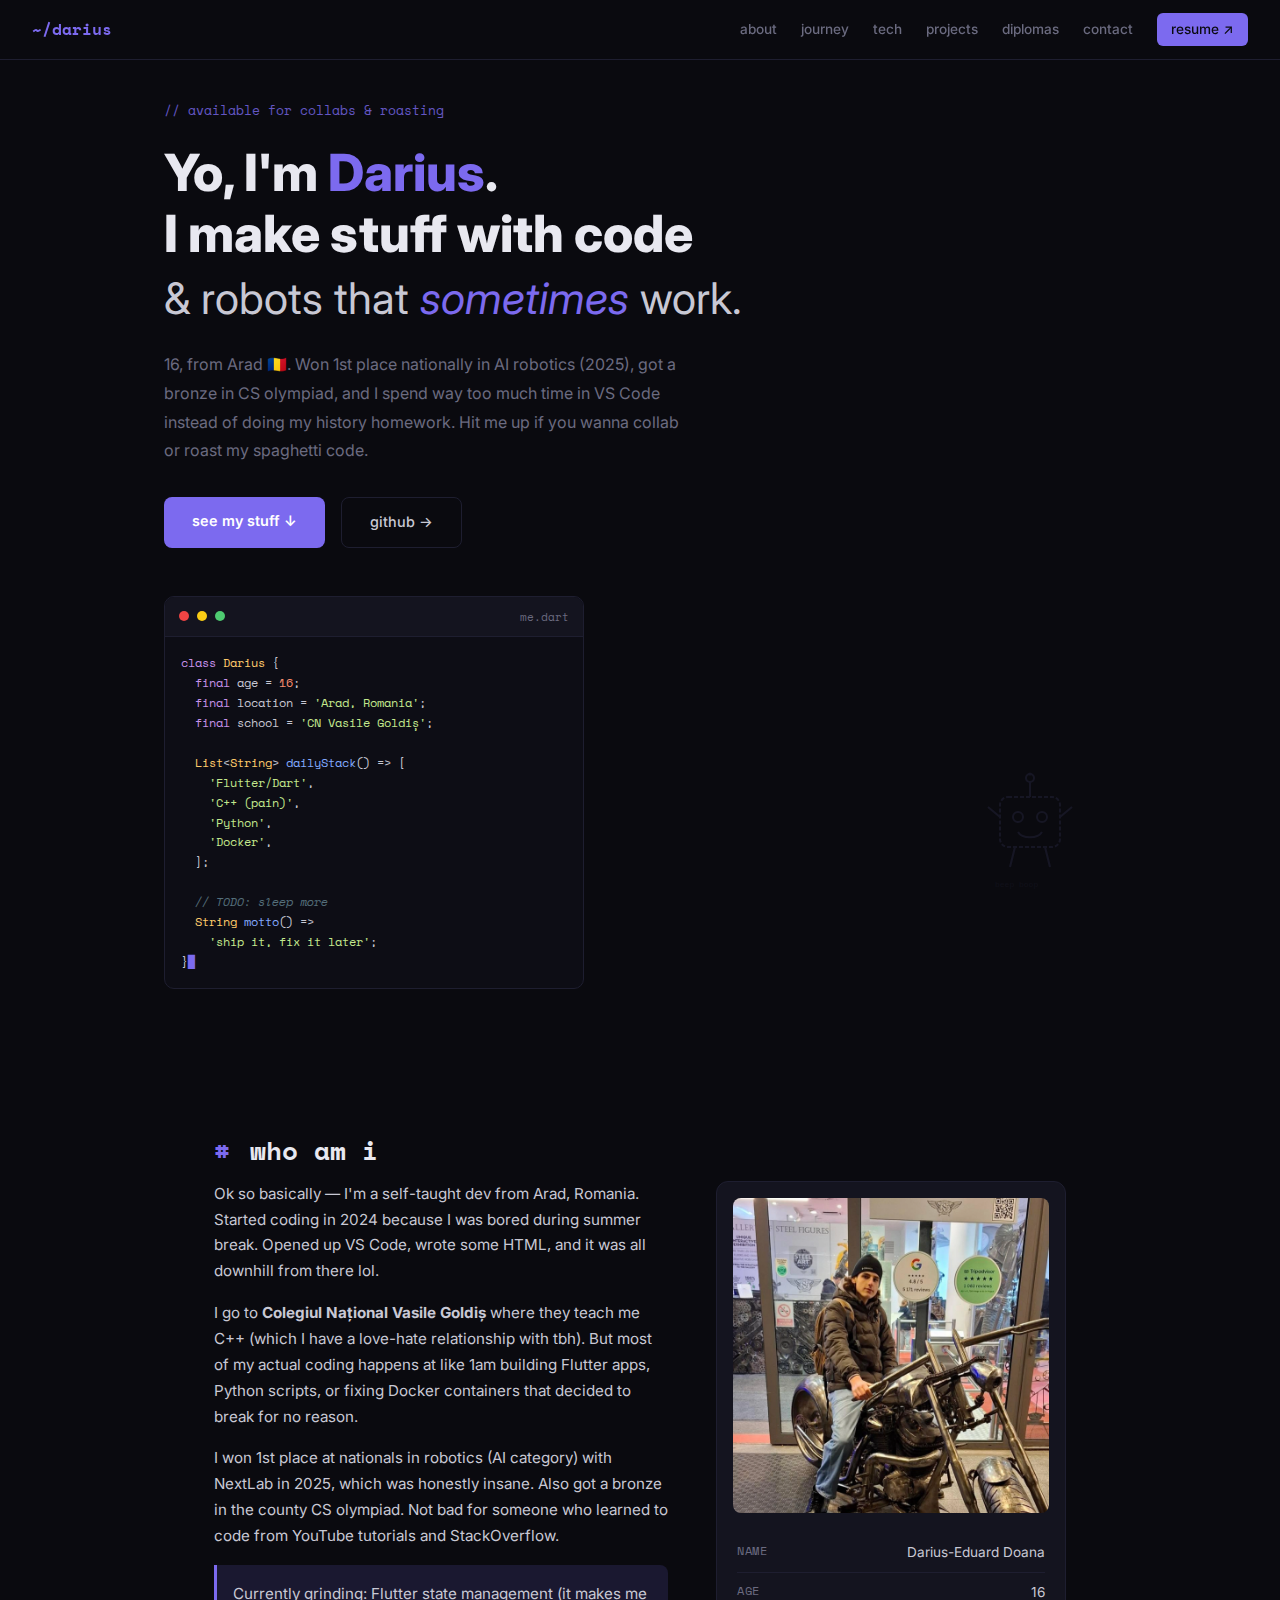
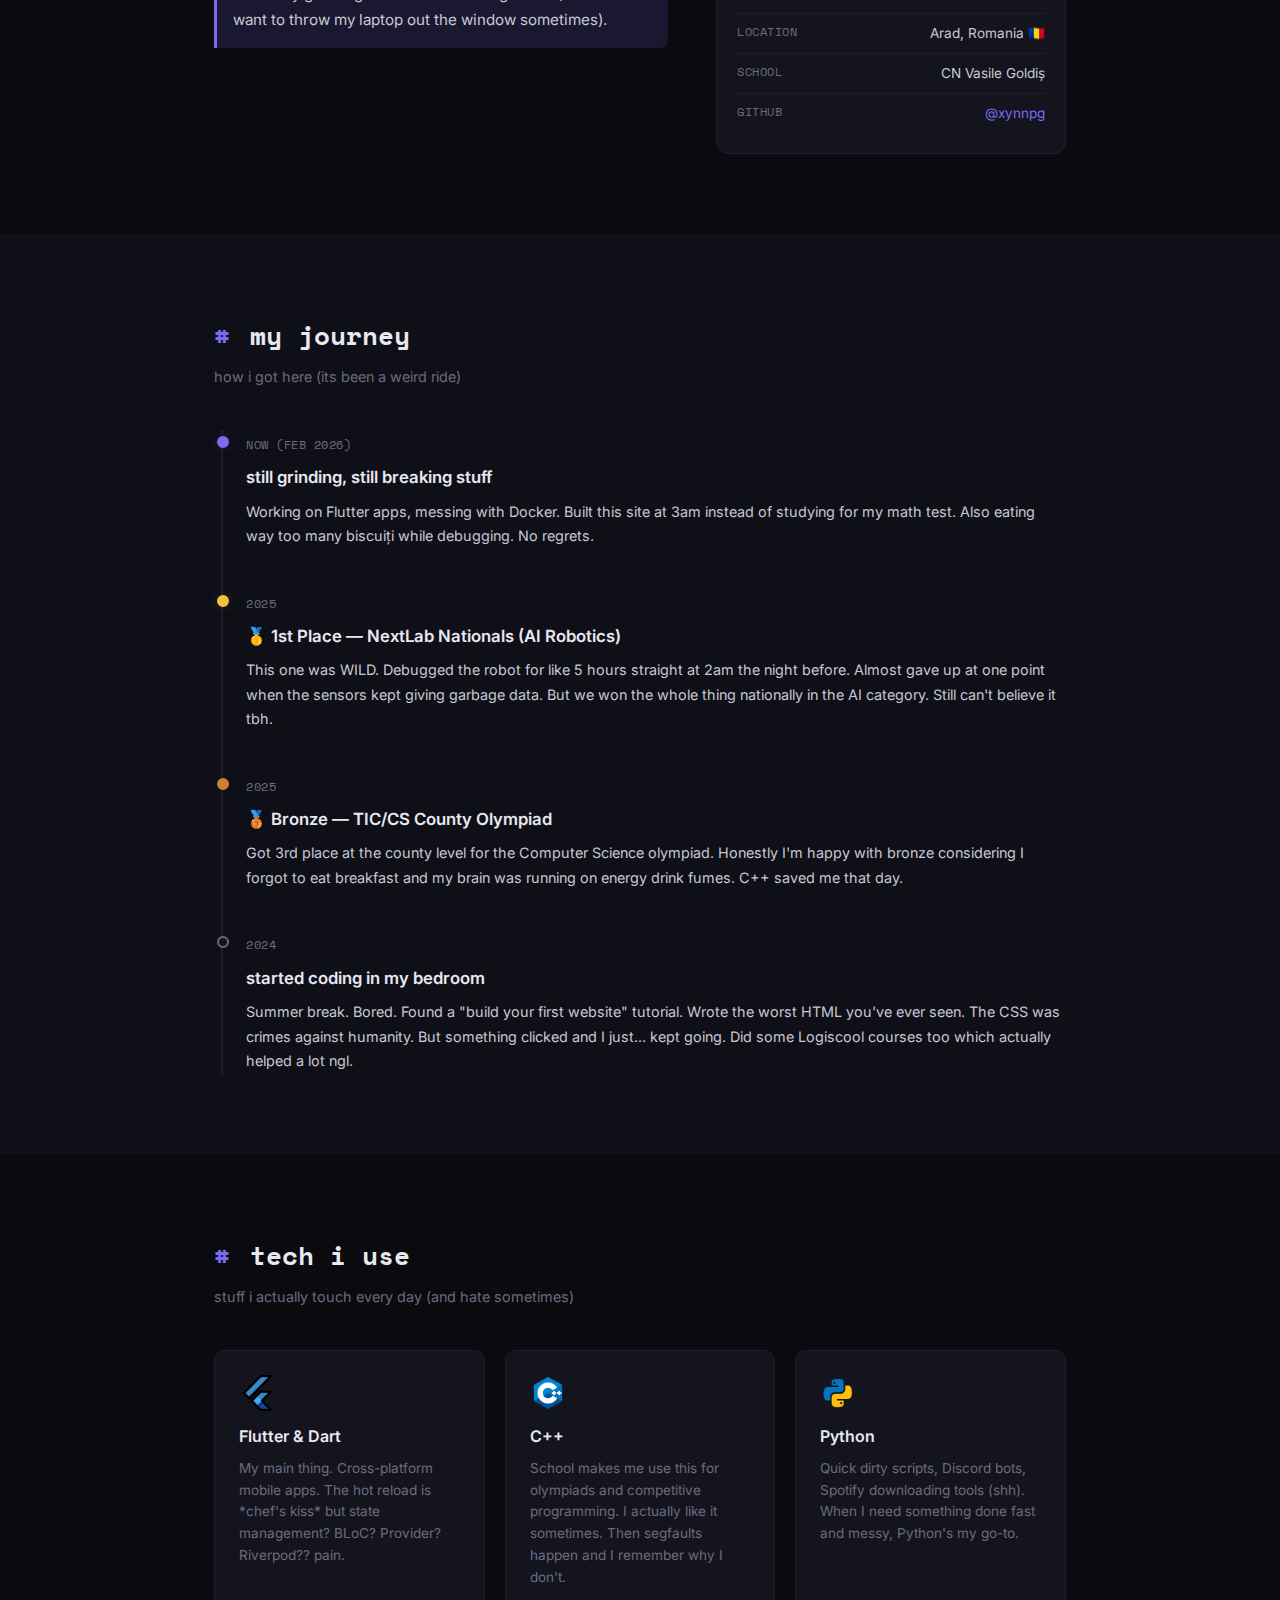
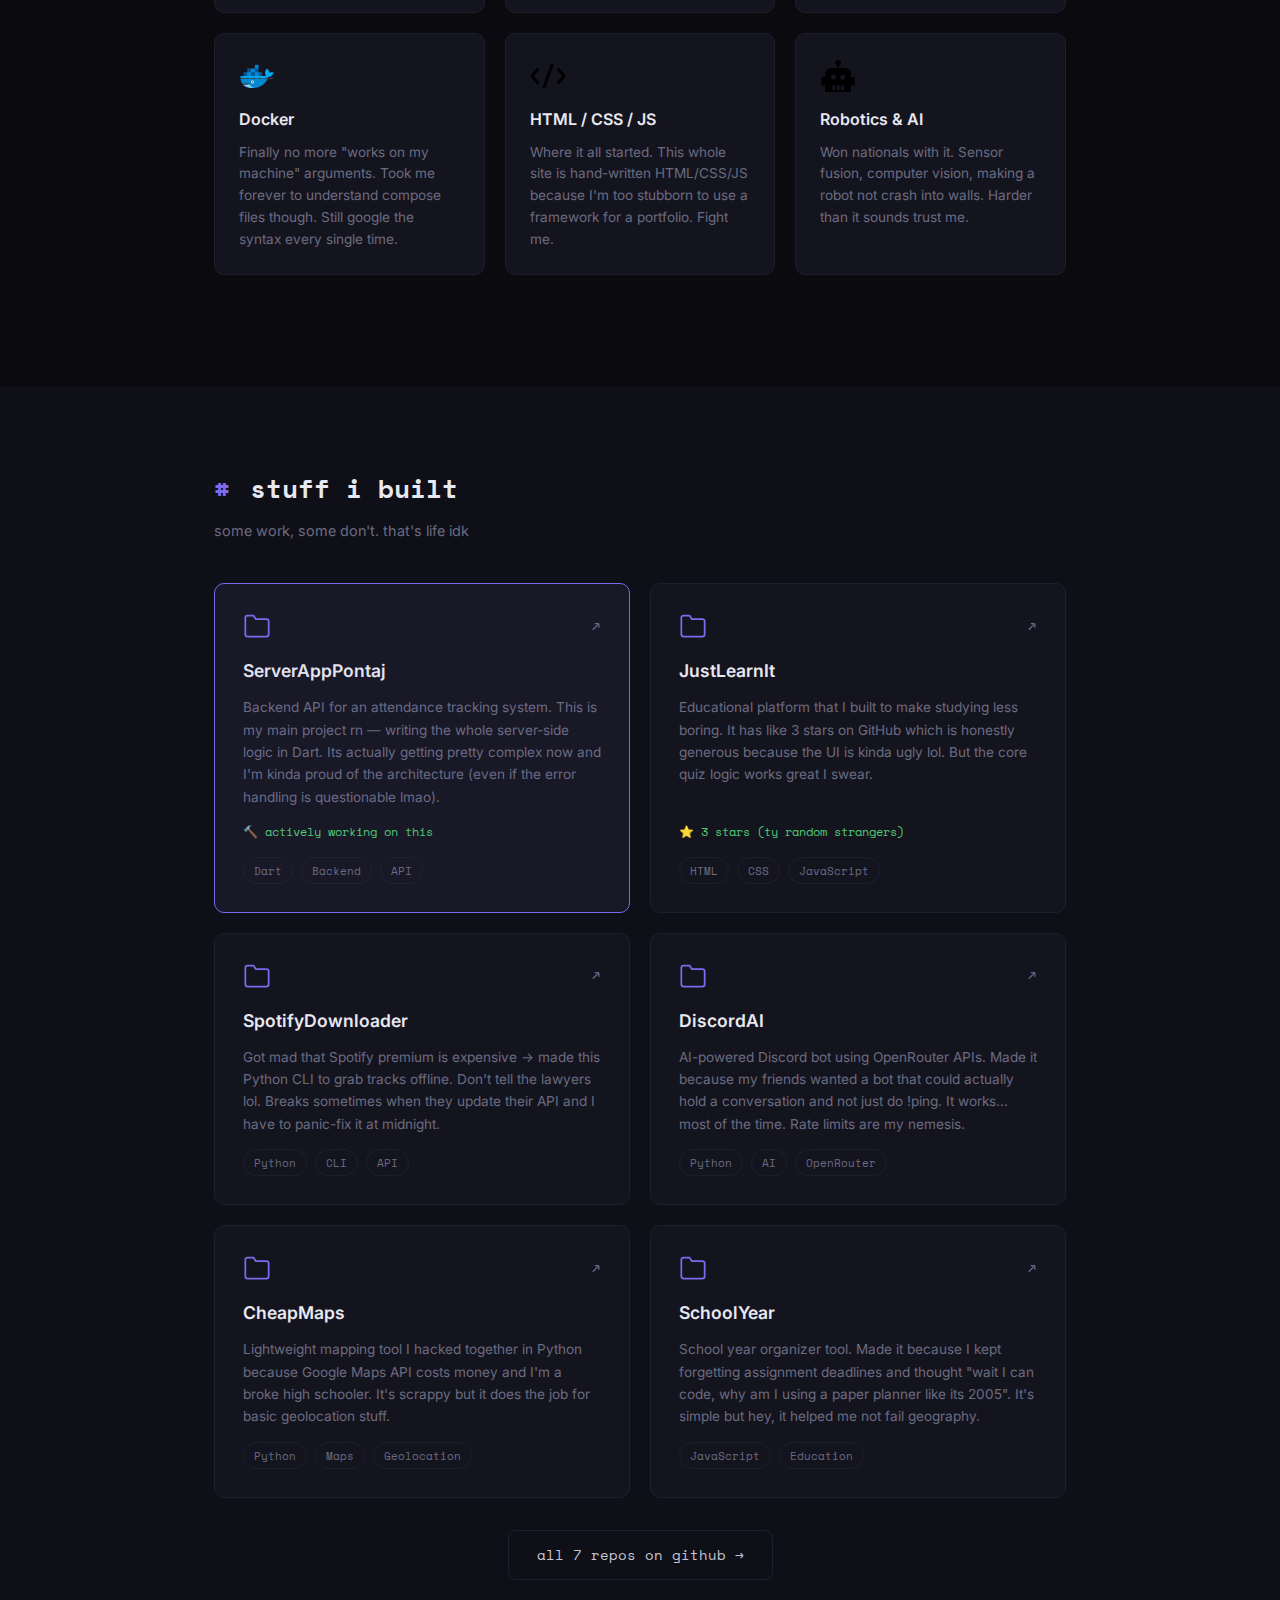
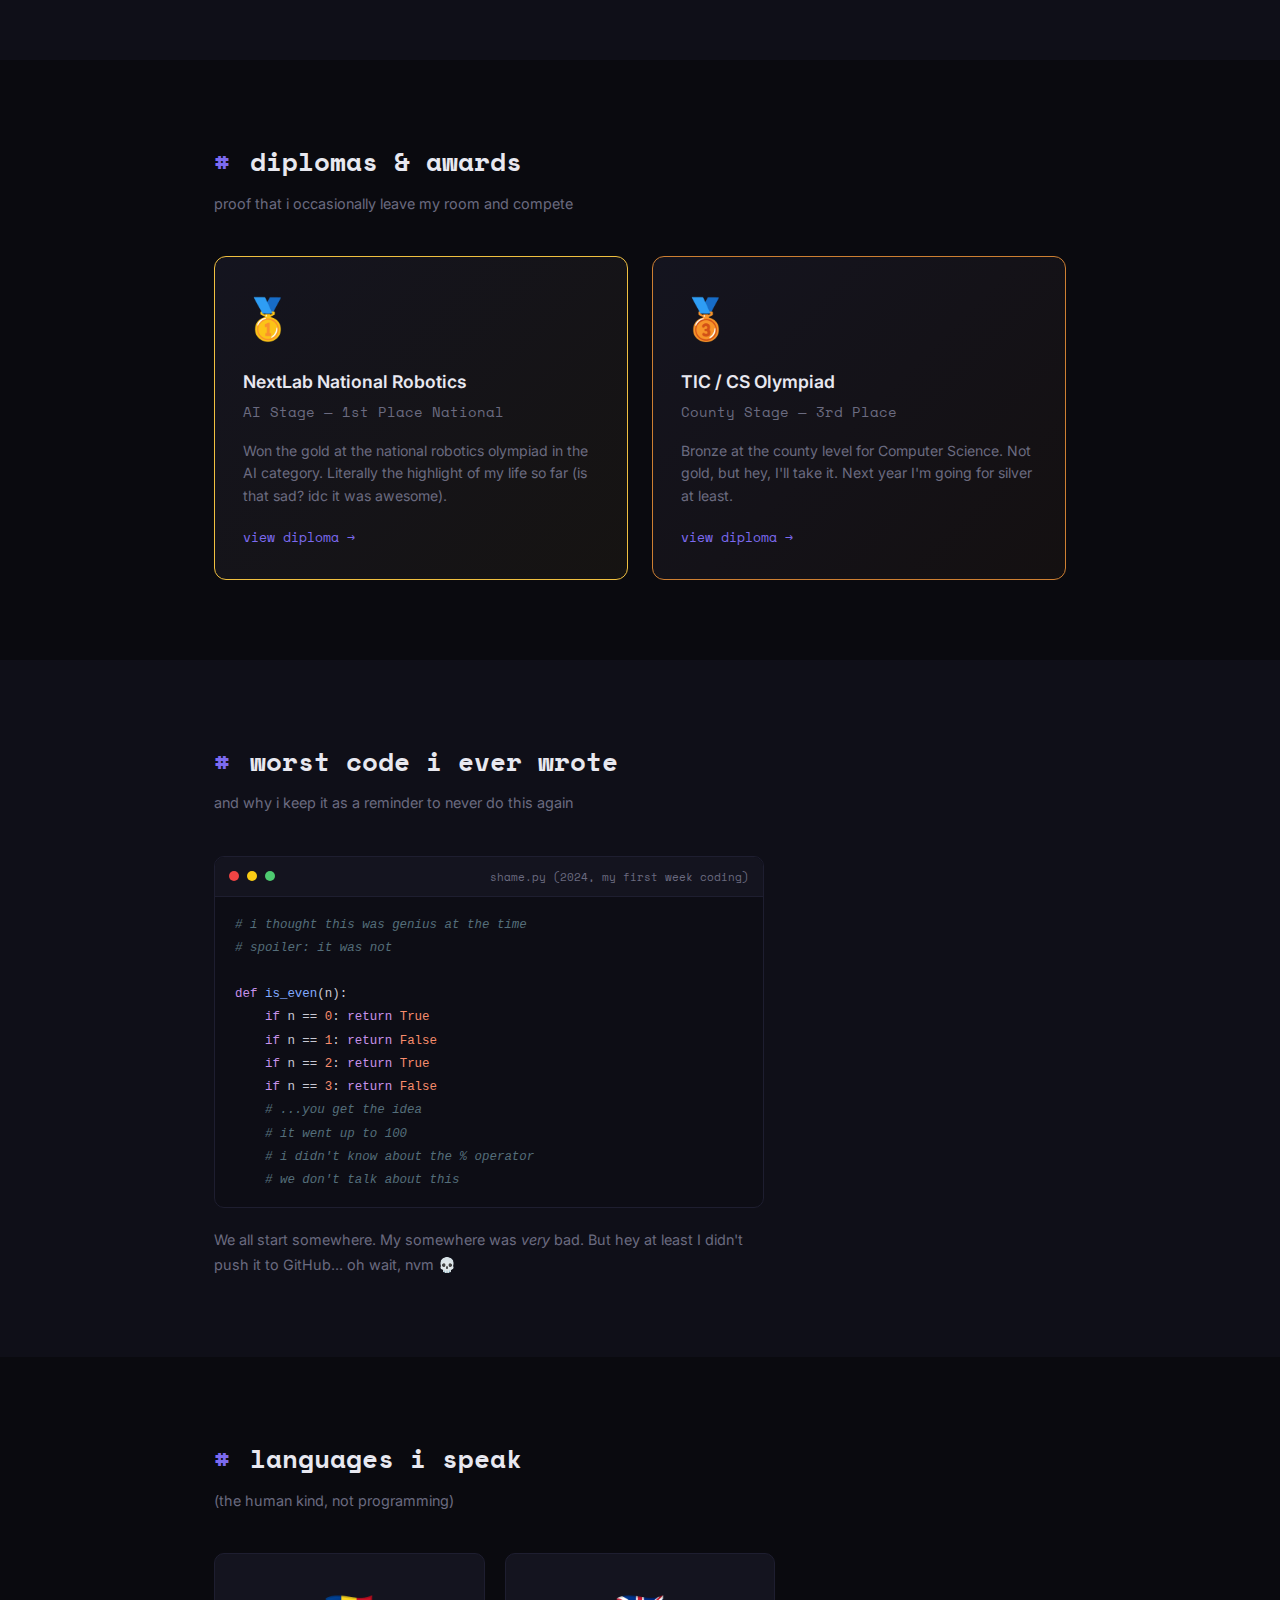
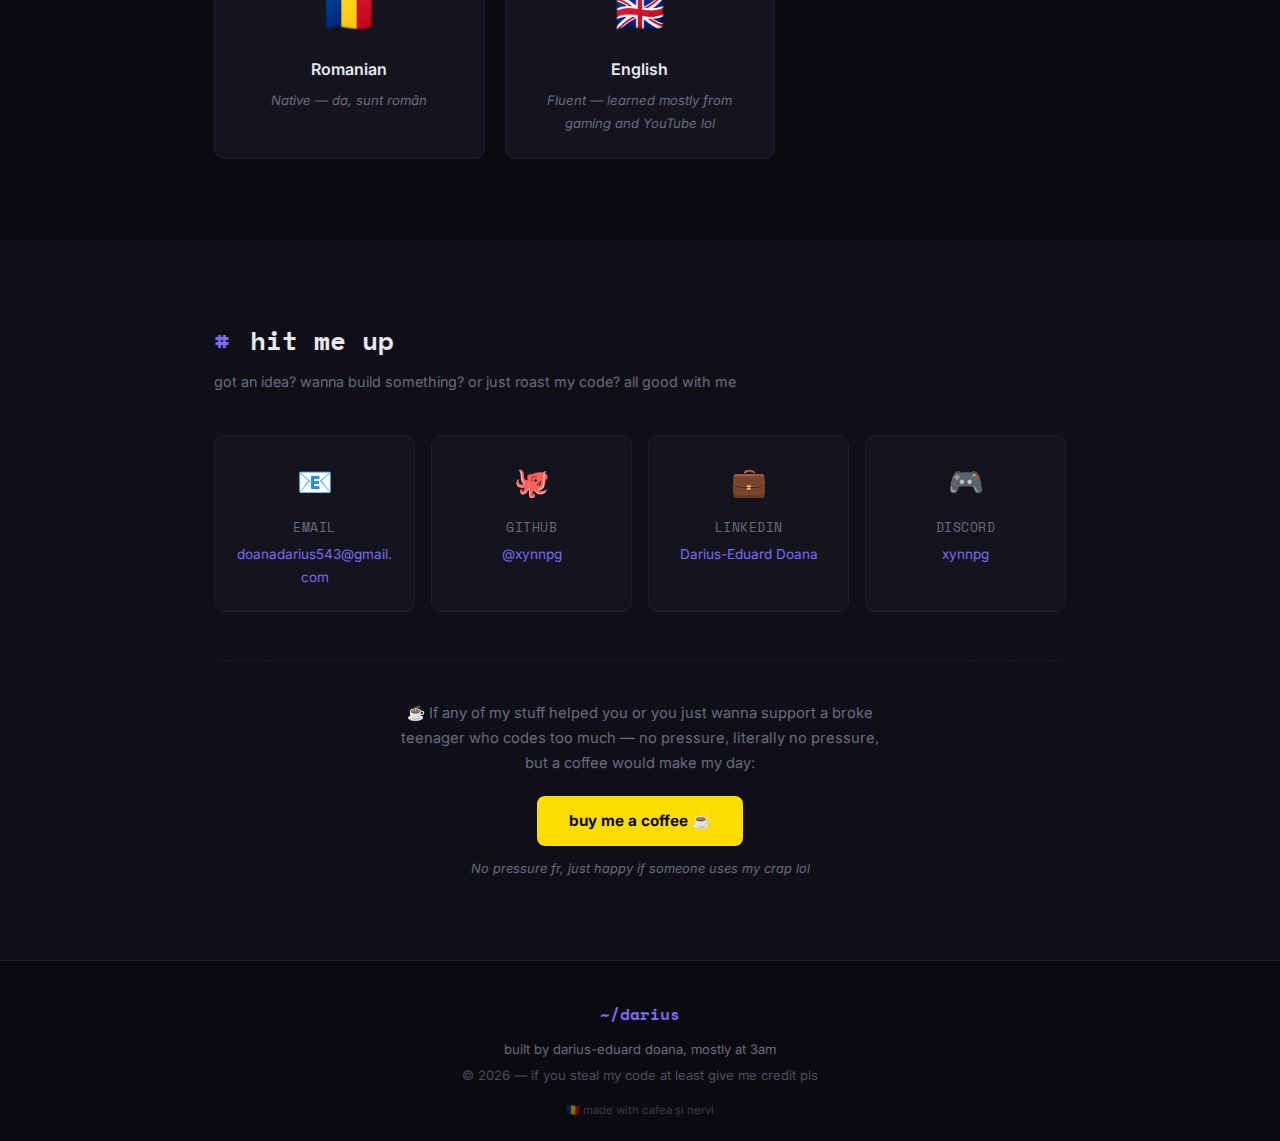
<file: index.html>
<!DOCTYPE html>
<html lang="en">

<head>
    <meta charset="UTF-8">
    <meta name="viewport" content="width=device-width, initial-scale=1.0">
    <title>darius — 16yo dev from arad</title>
    <meta name="description"
        content="Yo I'm Darius, 16, from Arad Romania. I code stuff, break stuff, sometimes win competitions. This is my corner of the internet.">

    <!-- social sharing -->
    <meta property="og:title" content="darius — 16yo dev from arad">
    <meta property="og:description"
        content="16yo developer from Romania. National AI robotics champion. Builds Flutter apps, Python tools, and robots that sometimes don't crash.">
    <meta property="og:type" content="website">
    <meta property="og:url" content="https://doanadarius.page/">
    <meta property="og:image" content="https://doanadarius.page/Pics/Me.png">
    <meta name="twitter:card" content="summary">
    <meta name="twitter:title" content="darius — 16yo dev from arad">
    <meta name="twitter:description"
        content="16yo developer from Romania. National AI robotics champion. Builds Flutter apps, Python tools, and robots that sometimes don't crash.">
    <meta name="twitter:image" content="https://doanadarius.page/Pics/Me.png">
    <meta name="theme-color" content="#7c6aef">

    <link rel="preconnect" href="https://fonts.googleapis.com">
    <link rel="preconnect" href="https://fonts.gstatic.com" crossorigin>
    <link
        href="https://fonts.googleapis.com/css2?family=Space+Mono:wght@400;700&family=Inter:wght@300;400;500;600;700&display=swap"
        rel="stylesheet">
    <link rel="stylesheet" href="style.css">
</head>

<body>
    <!-- ye this is my site, built it over like 3 weekends lol -->

    <nav id="navbar">
        <a href="#" class="nav-logo">~/darius</a>
        <div class="nav-links" id="navLinks">
            <a href="#about">about</a>
            <a href="#journey">journey</a>
            <a href="#tech">tech</a>
            <a href="#projects">projects</a>
            <a href="#certs">diplomas</a>
            <a href="#contact">contact</a>
            <a href="resume.html" class="nav-resume">resume ↗</a>
        </div>
        <button class="hamburger" id="hamburger" aria-label="menu">
            <span></span><span></span><span></span>
        </button>
    </nav>

    <!-- ======= HERO ======= -->
    <section class="hero" id="hero">
        <div class="hero-inner">
            <p class="hero-tag">// available for collabs & roasting</p>
            <h1>
                Yo, I'm <span class="highlight">Darius</span>.<br>
                I make stuff with code<br>
                <span class="hero-sub">& robots that <em>sometimes</em> work.</span>
            </h1>
            <p class="hero-desc">
                16, from Arad 🇷🇴. Won 1st place nationally in AI robotics (2025),
                got a bronze in CS olympiad, and I spend way too much time in VS Code
                instead of doing my history homework. Hit me up if you wanna collab
                or roast my spaghetti code.
            </p>
            <div class="hero-btns">
                <a href="#projects" class="btn-main">see my stuff ↓</a>
                <a href="https://github.com/xynnpg" target="_blank" class="btn-ghost">github →</a>
            </div>

            <!-- lil code block for vibes -->
            <div class="hero-code">
                <div class="code-bar">
                    <span class="dot r"></span><span class="dot y"></span><span class="dot g"></span>
                    <span class="code-filename">me.dart</span>
                </div>
                <pre><code><span class="kw">class</span> <span class="cls">Darius</span> {
  <span class="kw">final</span> age = <span class="num">16</span>;
  <span class="kw">final</span> location = <span class="str">'Arad, Romania'</span>;
  <span class="kw">final</span> school = <span class="str">'CN Vasile Goldiș'</span>;

  <span class="typ">List</span>&lt;<span class="typ">String</span>&gt; <span class="fn">dailyStack</span>() => [
    <span class="str">'Flutter/Dart'</span>,
    <span class="str">'C++ (pain)'</span>,
    <span class="str">'Python'</span>,
    <span class="str">'Docker'</span>,
  ];

  <span class="cmt">// TODO: sleep more</span>
  <span class="typ">String</span> <span class="fn">motto</span>() =>
    <span class="str">'ship it, fix it later'</span>;
}<span class="cursor-blink">▊</span></code></pre>
            </div>
        </div>

        <!-- hand drawn robot doodle svg -->
        <svg class="doodle-robot" viewBox="0 0 120 140" fill="none" xmlns="http://www.w3.org/2000/svg">
            <rect x="30" y="45" width="60" height="50" rx="8" stroke="currentColor" stroke-width="2"
                stroke-dasharray="4 2" />
            <circle cx="48" cy="65" r="5" stroke="currentColor" stroke-width="2" />
            <circle cx="72" cy="65" r="5" stroke="currentColor" stroke-width="2" />
            <path d="M48 80 C52 87, 68 87, 72 80" stroke="currentColor" stroke-width="2" fill="none" />
            <line x1="60" y1="45" x2="60" y2="30" stroke="currentColor" stroke-width="2" />
            <circle cx="60" cy="26" r="4" stroke="currentColor" stroke-width="2" />
            <line x1="30" y1="65" x2="18" y2="55" stroke="currentColor" stroke-width="2" />
            <line x1="90" y1="65" x2="102" y2="55" stroke="currentColor" stroke-width="2" />
            <line x1="45" y1="95" x2="40" y2="115" stroke="currentColor" stroke-width="2" />
            <line x1="75" y1="95" x2="80" y2="115" stroke="currentColor" stroke-width="2" />
            <!-- lil sparks -->
            <circle cx="60" cy="22" r="1.5" fill="currentColor" class="spark" />
            <text x="25" y="135" fill="currentColor" font-size="8" font-family="monospace" opacity="0.5">beep
                boop</text>
        </svg>
    </section>

    <!-- ======= ABOUT ======= -->
    <section class="section" id="about">
        <div class="container">
            <h2 class="section-title"><span class="hash">#</span> who am i</h2>
            <div class="about-grid">
                <div class="about-text">
                    <p>
                        Ok so basically — I'm a self-taught dev from Arad, Romania. Started coding
                        in 2024 because I was bored during summer break. Opened up VS Code, wrote
                        some HTML, and it was all downhill from there lol.
                    </p>
                    <p>
                        I go to <strong>Colegiul Național Vasile Goldiș</strong> where they teach me C++
                        (which I have a love-hate relationship with tbh). But most of my actual coding happens
                        at like 1am building Flutter apps, Python scripts, or fixing Docker containers
                        that decided to break for no reason.
                    </p>
                    <p>
                        I won 1st place at nationals in robotics (AI category) with NextLab in 2025,
                        which was honestly insane. Also got a bronze in the county CS olympiad. Not bad
                        for someone who learned to code from YouTube tutorials and StackOverflow.
                    </p>
                    <p class="about-note">
                        Currently grinding: Flutter state management (it makes me want to throw my laptop
                        out the window sometimes).
                    </p>
                </div>
                <div class="about-card">
                    <div class="about-pic-wrapper">
                        <img src="Pics/Me.png" alt="thats me" class="about-pic">
                    </div>
                    <div class="about-details">
                        <div class="detail"><span class="label">name</span><span>Darius-Eduard Doana</span></div>
                        <div class="detail"><span class="label">age</span><span>16</span></div>
                        <div class="detail"><span class="label">location</span><span>Arad, Romania 🇷🇴</span></div>
                        <div class="detail"><span class="label">school</span><span>CN Vasile Goldiș</span></div>
                        <div class="detail">
                            <span class="label">github</span>
                            <span><a href="https://github.com/xynnpg" target="_blank">@xynnpg</a></span>
                        </div>
                    </div>
                </div>
            </div>
        </div>
    </section>

    <!-- ======= JOURNEY / TIMELINE ======= -->
    <section class="section section-alt" id="journey">
        <div class="container">
            <h2 class="section-title"><span class="hash">#</span> my journey</h2>
            <p class="section-sub">how i got here (its been a weird ride)</p>

            <div class="timeline">
                <div class="tl-item">
                    <div class="tl-dot now"></div>
                    <div class="tl-content">
                        <span class="tl-date">Now (Feb 2026)</span>
                        <h3>still grinding, still breaking stuff</h3>
                        <p>
                            Working on Flutter apps, messing with Docker.
                            Built this site at 3am instead of studying for my math test.
                            Also eating way too many biscuiți while debugging. No regrets.
                        </p>
                    </div>
                </div>
                <div class="tl-item">
                    <div class="tl-dot gold"></div>
                    <div class="tl-content">
                        <span class="tl-date">2025</span>
                        <h3>🥇 1st Place — NextLab Nationals (AI Robotics)</h3>
                        <p>
                            This one was WILD. Debugged the robot for like 5 hours straight at 2am the night
                            before. Almost gave up at one point when the sensors kept giving garbage data.
                            But we won the whole thing nationally in the AI category. Still can't believe it tbh.
                        </p>
                    </div>
                </div>
                <div class="tl-item">
                    <div class="tl-dot bronze"></div>
                    <div class="tl-content">
                        <span class="tl-date">2025</span>
                        <h3>🥉 Bronze — TIC/CS County Olympiad</h3>
                        <p>
                            Got 3rd place at the county level for the Computer Science olympiad.
                            Honestly I'm happy with bronze considering I forgot to eat breakfast
                            and my brain was running on energy drink fumes. C++ saved me that day.
                        </p>
                    </div>
                </div>
                <div class="tl-item">
                    <div class="tl-dot"></div>
                    <div class="tl-content">
                        <span class="tl-date">2024</span>
                        <h3>started coding in my bedroom</h3>
                        <p>
                            Summer break. Bored. Found a "build your first website" tutorial.
                            Wrote the worst HTML you've ever seen. The CSS was crimes against humanity.
                            But something clicked and I just... kept going. Did some Logiscool courses too
                            which actually helped a lot ngl.
                        </p>
                    </div>
                </div>
            </div>
        </div>
    </section>

    <!-- ======= TECH STACK ======= -->
    <section class="section" id="tech">
        <div class="container">
            <h2 class="section-title"><span class="hash">#</span> tech i use</h2>
            <p class="section-sub">stuff i actually touch every day (and hate sometimes)</p>

            <div class="tech-grid">
                <div class="tech-card">
                    <div class="tech-icon"><img src="Icons/icons8-flutter-96.png" alt="Flutter" width="36" height="36">
                    </div>
                    <h3>Flutter & Dart</h3>
                    <p>My main thing. Cross-platform mobile apps. The hot reload is *chef's kiss*
                        but state management? BLoC? Provider? Riverpod?? pain.</p>
                </div>
                <div class="tech-card">
                    <div class="tech-icon"><img src="Icons/icons8-c-96.png" alt="C++" width="36" height="36"></div>
                    <h3>C++</h3>
                    <p>School makes me use this for olympiads and competitive programming.
                        I actually like it sometimes. Then segfaults happen and I remember why I don't.</p>
                </div>
                <div class="tech-card">
                    <div class="tech-icon"><img src="Icons/icons8-python-96.png" alt="Python" width="36" height="36">
                    </div>
                    <h3>Python</h3>
                    <p>Quick dirty scripts, Discord bots, Spotify downloading tools (shh).
                        When I need something done fast and messy, Python's my go-to.</p>
                </div>
                <div class="tech-card">
                    <div class="tech-icon"><img src="Icons/icons8-docker-96.png" alt="Docker" width="36" height="36">
                    </div>
                    <h3>Docker</h3>
                    <p>Finally no more "works on my machine" arguments. Took me forever to understand
                        compose files though. Still google the syntax every single time.</p>
                </div>
                <div class="tech-card">
                    <div class="tech-icon"><img src="Icons/icons8-html-100.png" alt="HTML/CSS/JS" width="36"
                            height="36"></div>
                    <h3>HTML / CSS / JS</h3>
                    <p>Where it all started. This whole site is hand-written HTML/CSS/JS because
                        I'm too stubborn to use a framework for a portfolio. Fight me.</p>
                </div>
                <div class="tech-card">
                    <div class="tech-icon"><img src="Icons/icons8-ai-100.png" alt="Robotics & AI" width="36"
                            height="36"></div>
                    <h3>Robotics & AI</h3>
                    <p>Won nationals with it. Sensor fusion, computer vision, making a robot
                        not crash into walls. Harder than it sounds trust me.</p>
                </div>
            </div>

        </div>
    </section>

    <!-- ======= PROJECTS ======= -->
    <section class="section section-alt" id="projects">
        <div class="container">
            <h2 class="section-title"><span class="hash">#</span> stuff i built</h2>
            <p class="section-sub">some work, some don't. that's life idk</p>

            <div class="projects-grid">
                <article class="project-card featured">
                    <div class="project-header">
                        <svg class="folder-icon" viewBox="0 0 24 24" fill="none" stroke="currentColor"
                            stroke-width="1.5">
                            <path d="M22 19a2 2 0 01-2 2H4a2 2 0 01-2-2V5a2 2 0 012-2h5l2 3h9a2 2 0 012 2z" />
                        </svg>
                        <div class="project-links">
                            <a href="https://github.com/xynnpg/ServerAppPontaj" target="_blank" title="GitHub">↗</a>
                        </div>
                    </div>
                    <h3>ServerAppPontaj</h3>
                    <p>Backend API for an attendance tracking system. This is my main project rn —
                        writing the whole server-side logic in Dart. Its actually getting pretty complex now
                        and I'm kinda proud of the architecture (even if the error handling is questionable lmao).</p>
                    <span class="project-status">🔨 actively working on this</span>
                    <div class="project-tags">
                        <span>Dart</span><span>Backend</span><span>API</span>
                    </div>
                </article>

                <article class="project-card">
                    <div class="project-header">
                        <svg class="folder-icon" viewBox="0 0 24 24" fill="none" stroke="currentColor"
                            stroke-width="1.5">
                            <path d="M22 19a2 2 0 01-2 2H4a2 2 0 01-2-2V5a2 2 0 012-2h5l2 3h9a2 2 0 012 2z" />
                        </svg>
                        <div class="project-links">
                            <a href="https://github.com/xynnpg/JustLearnIt" target="_blank" title="GitHub">↗</a>
                        </div>
                    </div>
                    <h3>JustLearnIt</h3>
                    <p>Educational platform that I built to make studying less boring.
                        It has like 3 stars on GitHub which is honestly generous because the UI is
                        kinda ugly lol. But the core quiz logic works great I swear.</p>
                    <span class="project-status">⭐ 3 stars (ty random strangers)</span>
                    <div class="project-tags">
                        <span>HTML</span><span>CSS</span><span>JavaScript</span>
                    </div>
                </article>

                <article class="project-card">
                    <div class="project-header">
                        <svg class="folder-icon" viewBox="0 0 24 24" fill="none" stroke="currentColor"
                            stroke-width="1.5">
                            <path d="M22 19a2 2 0 01-2 2H4a2 2 0 01-2-2V5a2 2 0 012-2h5l2 3h9a2 2 0 012 2z" />
                        </svg>
                        <div class="project-links">
                            <a href="https://github.com/xynnpg/SpotifyDownloader" target="_blank" title="GitHub">↗</a>
                        </div>
                    </div>
                    <h3>SpotifyDownloader</h3>
                    <p>Got mad that Spotify premium is expensive → made this Python CLI to
                        grab tracks offline. Don't tell the lawyers lol. Breaks sometimes
                        when they update their API and I have to panic-fix it at midnight.</p>
                    <div class="project-tags">
                        <span>Python</span><span>CLI</span><span>API</span>
                    </div>
                </article>

                <article class="project-card">
                    <div class="project-header">
                        <svg class="folder-icon" viewBox="0 0 24 24" fill="none" stroke="currentColor"
                            stroke-width="1.5">
                            <path d="M22 19a2 2 0 01-2 2H4a2 2 0 01-2-2V5a2 2 0 012-2h5l2 3h9a2 2 0 012 2z" />
                        </svg>
                        <div class="project-links">
                            <a href="https://github.com/xynnpg/DiscordAI" target="_blank" title="GitHub">↗</a>
                        </div>
                    </div>
                    <h3>DiscordAI</h3>
                    <p>AI-powered Discord bot using OpenRouter APIs. Made it because my friends
                        wanted a bot that could actually hold a conversation and not just do !ping.
                        It works... most of the time. Rate limits are my nemesis.</p>
                    <div class="project-tags">
                        <span>Python</span><span>AI</span><span>OpenRouter</span>
                    </div>
                </article>

                <article class="project-card">
                    <div class="project-header">
                        <svg class="folder-icon" viewBox="0 0 24 24" fill="none" stroke="currentColor"
                            stroke-width="1.5">
                            <path d="M22 19a2 2 0 01-2 2H4a2 2 0 01-2-2V5a2 2 0 012-2h5l2 3h9a2 2 0 012 2z" />
                        </svg>
                        <div class="project-links">
                            <a href="https://github.com/xynnpg/CheapMaps" target="_blank" title="GitHub">↗</a>
                        </div>
                    </div>
                    <h3>CheapMaps</h3>
                    <p>Lightweight mapping tool I hacked together in Python because Google Maps API
                        costs money and I'm a broke high schooler. It's scrappy but it does the job
                        for basic geolocation stuff.</p>
                    <div class="project-tags">
                        <span>Python</span><span>Maps</span><span>Geolocation</span>
                    </div>
                </article>

                <article class="project-card">
                    <div class="project-header">
                        <svg class="folder-icon" viewBox="0 0 24 24" fill="none" stroke="currentColor"
                            stroke-width="1.5">
                            <path d="M22 19a2 2 0 01-2 2H4a2 2 0 01-2-2V5a2 2 0 012-2h5l2 3h9a2 2 0 012 2z" />
                        </svg>
                        <div class="project-links">
                            <a href="https://github.com/xynnpg/SchoolYear" target="_blank" title="GitHub">↗</a>
                        </div>
                    </div>
                    <h3>SchoolYear</h3>
                    <p>School year organizer tool. Made it because I kept forgetting assignment deadlines
                        and thought "wait I can code, why am I using a paper planner like its 2005".
                        It's simple but hey, it helped me not fail geography.</p>
                    <div class="project-tags">
                        <span>JavaScript</span><span>Education</span>
                    </div>
                </article>
            </div>

            <div class="projects-more">
                <a href="https://github.com/xynnpg" target="_blank" class="btn-outline">
                    all 7 repos on github →
                </a>
            </div>
        </div>
    </section>

    <!-- ======= DIPLOMAS / CERTS ======= -->
    <section class="section" id="certs">
        <div class="container">
            <h2 class="section-title"><span class="hash">#</span> diplomas & awards</h2>
            <p class="section-sub">proof that i occasionally leave my room and compete</p>

            <div class="certs-grid">
                <div class="cert-card gold-cert">
                    <div class="cert-medal">🥇</div>
                    <h3>NextLab National Robotics</h3>
                    <p class="cert-place">AI Stage — 1st Place National</p>
                    <p>Won the gold at the national robotics olympiad in the AI category.
                        Literally the highlight of my life so far (is that sad? idc it was awesome).</p>
                    <a href="Diploma/NextLab.pdf" target="_blank" class="cert-link">view diploma →</a>
                </div>
                <div class="cert-card bronze-cert">
                    <div class="cert-medal">🥉</div>
                    <h3>TIC / CS Olympiad</h3>
                    <p class="cert-place">County Stage — 3rd Place</p>
                    <p>Bronze at the county level for Computer Science. Not gold, but hey,
                        I'll take it. Next year I'm going for silver at least.</p>
                    <a href="Diploma/TIC.pdf" target="_blank" class="cert-link">view diploma →</a>
                </div>
            </div>

            <!-- TODO: upload robot pic from nationals when i find it on my phone -->
        </div>
    </section>

    <!-- ======= WORST CODE EVER ======= -->
    <section class="section section-alt" id="worst-code">
        <div class="container">
            <h2 class="section-title"><span class="hash">#</span> worst code i ever wrote</h2>
            <p class="section-sub">and why i keep it as a reminder to never do this again</p>

            <div class="worst-code-block">
                <div class="code-bar">
                    <span class="dot r"></span><span class="dot y"></span><span class="dot g"></span>
                    <span class="code-filename">shame.py (2024, my first week coding)</span>
                </div>
                <pre><code><span class="cmt"># i thought this was genius at the time</span>
<span class="cmt"># spoiler: it was not</span>

<span class="kw">def</span> <span class="fn">is_even</span>(n):
    <span class="kw">if</span> n == <span class="num">0</span>: <span class="kw">return</span> <span class="num">True</span>
    <span class="kw">if</span> n == <span class="num">1</span>: <span class="kw">return</span> <span class="num">False</span>
    <span class="kw">if</span> n == <span class="num">2</span>: <span class="kw">return</span> <span class="num">True</span>
    <span class="kw">if</span> n == <span class="num">3</span>: <span class="kw">return</span> <span class="num">False</span>
    <span class="cmt"># ...you get the idea</span>
    <span class="cmt"># it went up to 100</span>
    <span class="cmt"># i didn't know about the % operator</span>
    <span class="cmt"># we don't talk about this</span></code></pre>
            </div>
            <p class="worst-code-note">We all start somewhere. My somewhere was <em>very</em> bad.
                But hey at least I didn't push it to GitHub... oh wait, nvm 💀</p>
        </div>
    </section>

    <!-- ======= LANGUAGES ======= -->
    <section class="section" id="languages">
        <div class="container">
            <h2 class="section-title"><span class="hash">#</span> languages i speak</h2>
            <p class="section-sub">(the human kind, not programming)</p>

            <div class="lang-grid">
                <div class="lang-card">
                    <span class="lang-flag">🇷🇴</span>
                    <h3>Romanian</h3>
                    <span class="lang-level">Native — da, sunt român</span>
                </div>
                <div class="lang-card">
                    <span class="lang-flag">🇬🇧</span>
                    <h3>English</h3>
                    <span class="lang-level">Fluent — learned mostly from gaming and YouTube lol</span>
                </div>
            </div>
        </div>
    </section>

    <!-- ======= CONTACT ======= -->
    <section class="section section-alt" id="contact">
        <div class="container">
            <h2 class="section-title"><span class="hash">#</span> hit me up</h2>
            <p class="section-sub">
                got an idea? wanna build something? or just roast my code? all good with me
            </p>

            <div class="contact-grid">
                <a href="mailto:doanadarius543@gmail.com" class="contact-card">
                    <span class="contact-emoji">📧</span>
                    <span class="contact-name">Email</span>
                    <span class="contact-val">doanadarius543@gmail.com</span>
                </a>
                <a href="https://github.com/xynnpg" target="_blank" class="contact-card">
                    <span class="contact-emoji">🐙</span>
                    <span class="contact-name">GitHub</span>
                    <span class="contact-val">@xynnpg</span>
                </a>
                <a href="https://www.linkedin.com/in/darius-eduard-doana-8685b038b/" target="_blank"
                    class="contact-card">
                    <span class="contact-emoji">💼</span>
                    <span class="contact-name">LinkedIn</span>
                    <span class="contact-val">Darius-Eduard Doana</span>
                </a>
                <a href="https://discord.com/users/xynnpg" target="_blank" class="contact-card">
                    <span class="contact-emoji">🎮</span>
                    <span class="contact-name">Discord</span>
                    <span class="contact-val">xynnpg</span>
                </a>
            </div>

            <div class="coffee-section">
                <p>☕ If any of my stuff helped you or you just wanna support a broke teenager
                    who codes too much — no pressure, literally no pressure, but a coffee would make my day:</p>
                <a href="https://buymeacoffee.com/xynnpg" target="_blank" class="btn-coffee">
                    buy me a coffee ☕
                </a>
                <p class="coffee-note">No pressure fr, just happy if someone uses my crap lol</p>
            </div>
        </div>
    </section>

    <!-- ======= FOOTER ======= -->
    <footer>
        <div class="container">
            <div class="footer-inner">
                <span class="footer-logo">~/darius</span>
                <p>built by darius-eduard doana, mostly at 3am</p>
                <p class="footer-copy">© 2026 — if you steal my code at least give me credit pls</p>
                <p class="footer-easter">
                    <span class="easter-egg" title="ai nu ne deranjeaza">🇷🇴 made with cafea și nervi</span>
                </p>
            </div>
        </div>
    </footer>

    <!-- scroll to top -->
    <button class="scroll-top" id="scrollTop" aria-label="back to top">↑</button>

    <script src="script.js"></script>
</body>

</html>
</file>
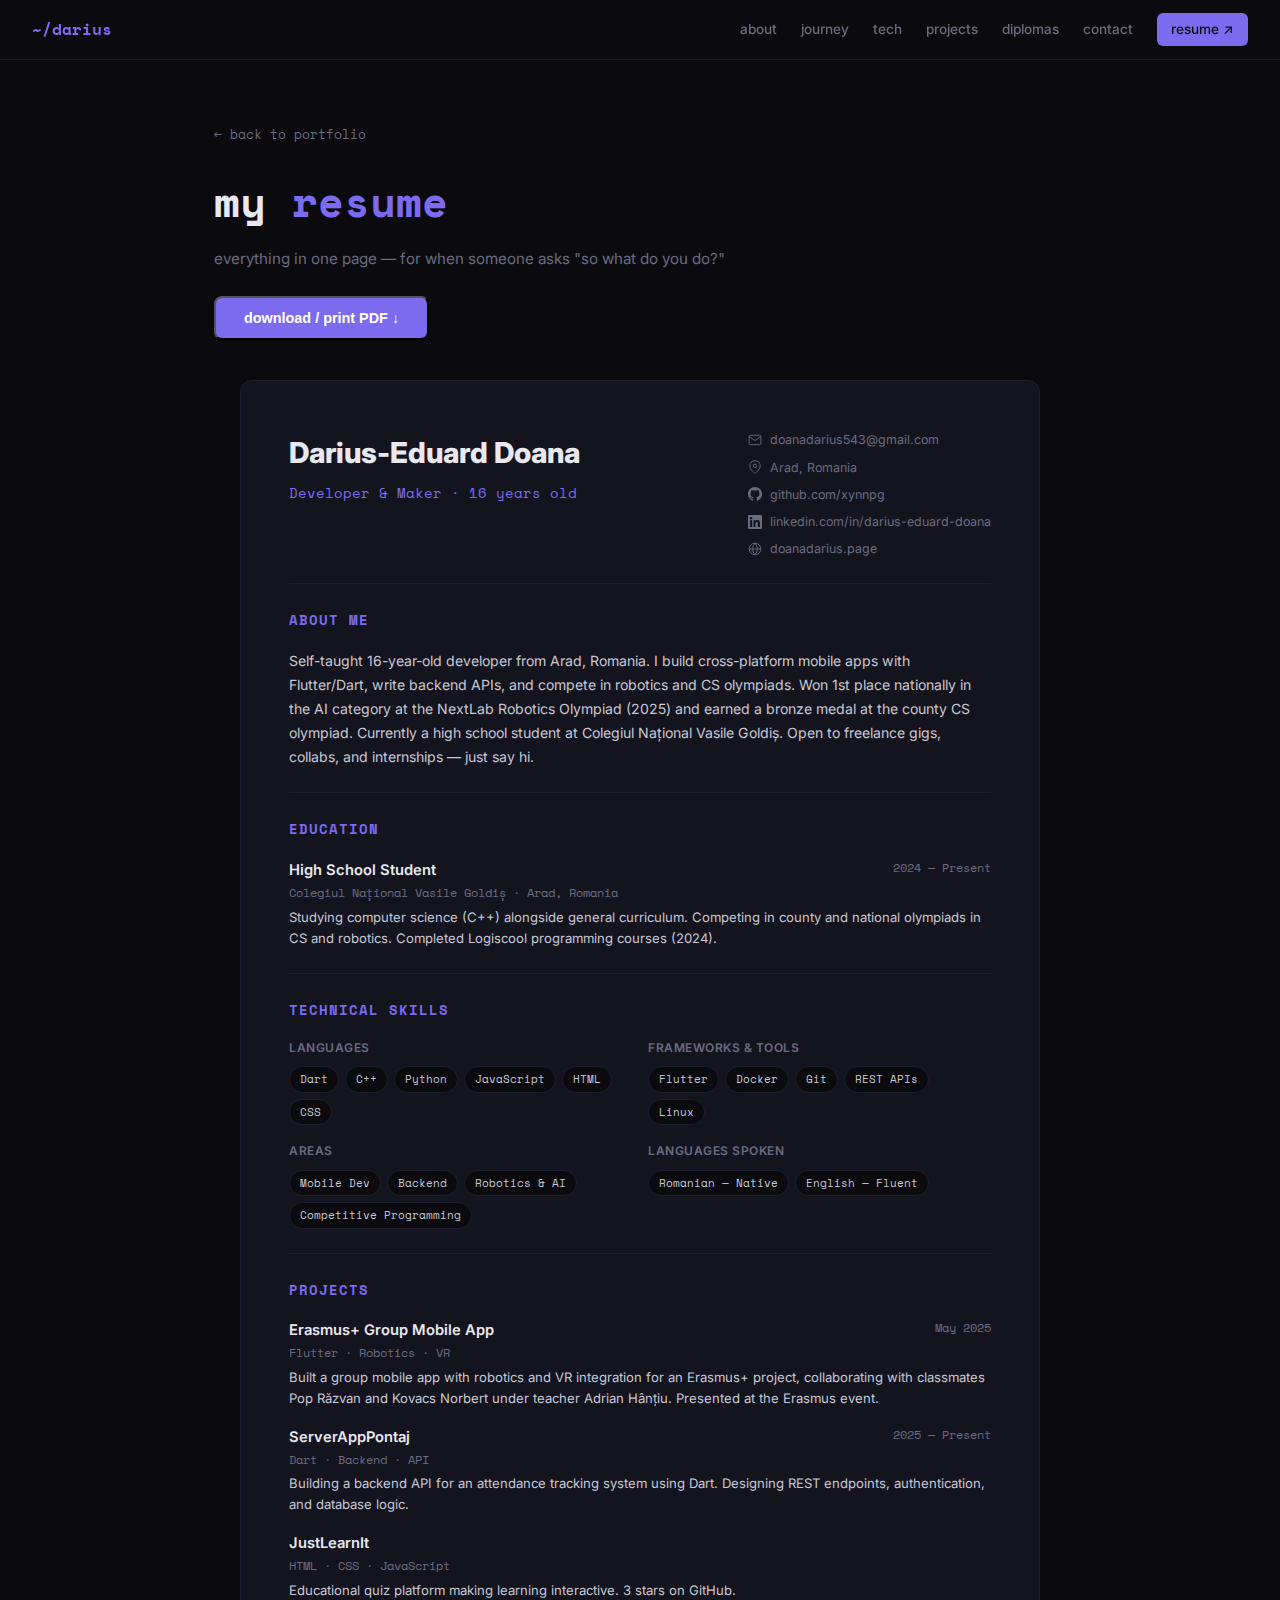
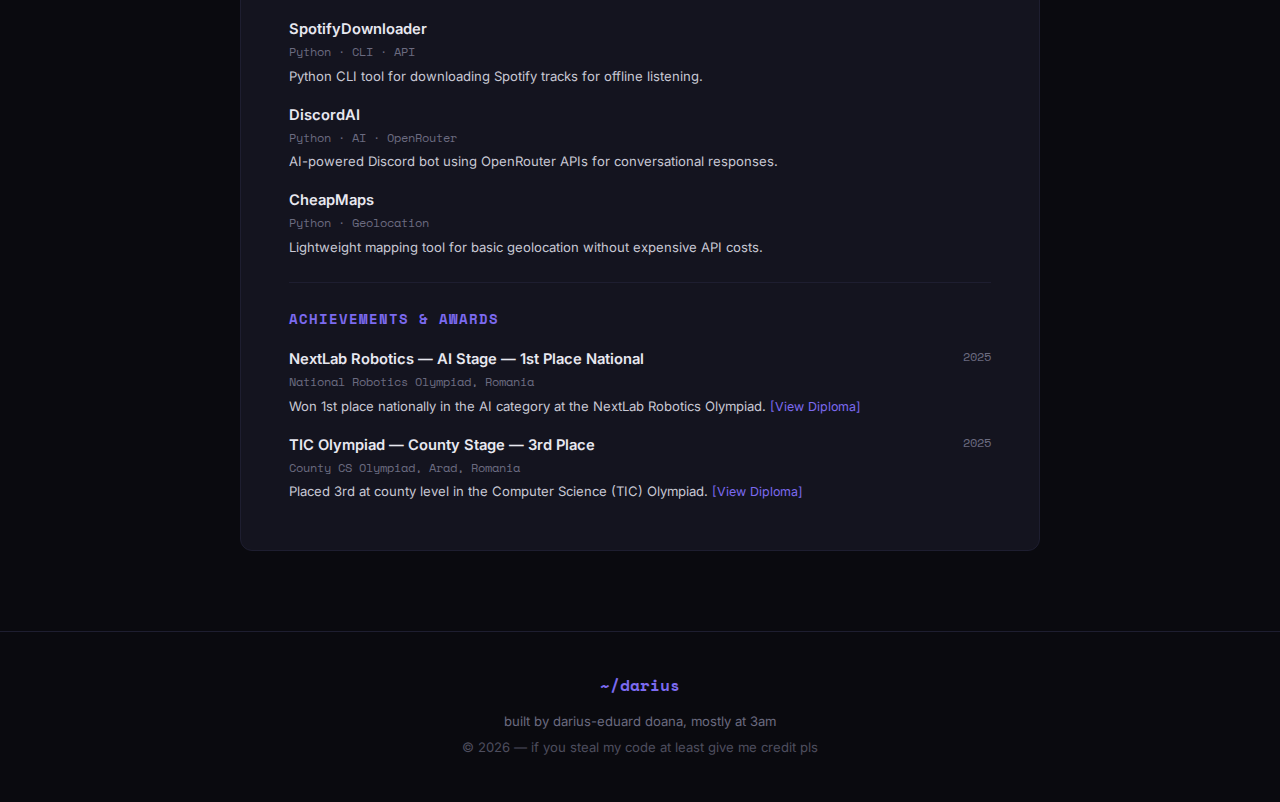
<file: resume.html>
<!DOCTYPE html>
<html lang="en">

<head>
    <meta charset="UTF-8">
    <meta name="viewport" content="width=device-width, initial-scale=1.0">
    <title>Resume — Darius-Eduard Doana</title>
    <meta name="description"
        content="Resume of Darius-Eduard Doana — 16-year-old developer, national robotics AI champion, and builder of cool stuff.">

    <!-- social sharing -->
    <meta property="og:title" content="Resume — Darius-Eduard Doana">
    <meta property="og:description"
        content="Resume of a 16yo dev from Romania. National AI robotics champion. Flutter, Dart, Python, C++.">
    <meta property="og:type" content="website">
    <meta property="og:url" content="https://doanadarius.page/resume">
    <meta name="theme-color" content="#7c6aef">
    <link rel="preconnect" href="https://fonts.googleapis.com">
    <link rel="preconnect" href="https://fonts.gstatic.com" crossorigin>
    <link
        href="https://fonts.googleapis.com/css2?family=Space+Mono:wght@400;700&family=Inter:wght@300;400;500;600;700&display=swap"
        rel="stylesheet">
    <link rel="stylesheet" href="style.css">
    <link rel="stylesheet" href="resume.css">
</head>

<body>
    <!-- Navigation (same as main site) -->
    <nav id="navbar">
        <a href="index.html" class="nav-logo">~/darius</a>
        <div class="nav-links" id="navLinks">
            <a href="index.html#about">about</a>
            <a href="index.html#journey">journey</a>
            <a href="index.html#tech">tech</a>
            <a href="index.html#projects">projects</a>
            <a href="index.html#certs">diplomas</a>
            <a href="index.html#contact">contact</a>
            <a href="resume.html" class="nav-resume">resume ↗</a>
        </div>
        <button class="hamburger" id="hamburger" aria-label="menu">
            <span></span><span></span><span></span>
        </button>
    </nav>

    <!-- Resume Header -->
    <section class="resume-hero">
        <div class="container">
            <a href="index.html" class="back-link">← back to portfolio</a>
            <h1 class="resume-hero-title">my <span class="highlight">resume</span></h1>
            <p class="resume-hero-desc">everything in one page — for when someone asks "so what do you do?"</p>
            <button class="btn-main" id="printResume" onclick="window.print()">
                download / print PDF ↓
            </button>
        </div>
    </section>

    <!-- Resume Paper -->
    <section class="resume-section">
        <div class="container">
            <div class="resume-paper">

                <!-- Header -->
                <div class="resume-header">
                    <div class="resume-name-block">
                        <h1 class="resume-name">Darius-Eduard Doana</h1>
                        <p class="resume-tagline">Developer & Maker · 16 years old</p>
                    </div>
                    <div class="resume-contact-info">
                        <div class="resume-contact-item">
                            <svg viewBox="0 0 24 24" fill="none" stroke="currentColor" stroke-width="1.5" width="14"
                                height="14">
                                <path d="M4 4h16c1.1 0 2 .9 2 2v12c0 1.1-.9 2-2 2H4c-1.1 0-2-.9-2-2V6c0-1.1.9-2 2-2z" />
                                <polyline points="22,6 12,13 2,6" />
                            </svg>
                            doanadarius543@gmail.com
                        </div>
                        <div class="resume-contact-item">
                            <svg viewBox="0 0 24 24" fill="none" stroke="currentColor" stroke-width="1.5" width="14"
                                height="14">
                                <path d="M21 10c0 7-9 13-9 13s-9-6-9-13a9 9 0 0118 0z" />
                                <circle cx="12" cy="10" r="3" />
                            </svg>
                            Arad, Romania
                        </div>
                        <div class="resume-contact-item">
                            <svg viewBox="0 0 24 24" fill="currentColor" width="14" height="14">
                                <path
                                    d="M12 0C5.37 0 0 5.37 0 12c0 5.31 3.435 9.795 8.205 11.385.6.105.825-.255.825-.57 0-.285-.015-1.23-.015-2.235-3.015.555-3.795-.735-4.035-1.41-.135-.345-.72-1.41-1.23-1.695-.42-.225-1.02-.78-.015-.795.945-.015 1.62.87 1.845 1.23 1.08 1.815 2.805 1.305 3.495.99.105-.78.42-1.305.765-1.605-2.67-.3-5.46-1.335-5.46-5.925 0-1.305.465-2.385 1.23-3.225-.12-.3-.54-1.53.12-3.18 0 0 1.005-.315 3.3 1.23.96-.27 1.98-.405 3-.405s2.04.135 3 .405c2.295-1.56 3.3-1.23 3.3-1.23.66 1.65.24 2.88.12 3.18.765.84 1.23 1.905 1.23 3.225 0 4.605-2.805 5.625-5.475 5.925.435.375.81 1.095.81 2.22 0 1.605-.015 2.895-.015 3.3 0 .315.225.69.825.57A12.02 12.02 0 0024 12c0-6.63-5.37-12-12-12z" />
                            </svg>
                            github.com/xynnpg
                        </div>
                        <div class="resume-contact-item">
                            <svg viewBox="0 0 24 24" fill="currentColor" width="14" height="14">
                                <path
                                    d="M20.447 20.452h-3.554v-5.569c0-1.328-.027-3.037-1.852-3.037-1.853 0-2.136 1.445-2.136 2.939v5.667H9.351V9h3.414v1.561h.046c.477-.9 1.637-1.85 3.37-1.85 3.601 0 4.267 2.37 4.267 5.455v6.286zM5.337 7.433a2.062 2.062 0 01-2.063-2.065 2.064 2.064 0 112.063 2.065zm1.782 13.019H3.555V9h3.564v11.452zM22.225 0H1.771C.792 0 0 .774 0 1.729v20.542C0 23.227.792 24 1.771 24h20.451C23.2 24 24 23.227 24 22.271V1.729C24 .774 23.2 0 22.222 0h.003z" />
                            </svg>
                            linkedin.com/in/darius-eduard-doana
                        </div>
                        <div class="resume-contact-item">
                            <svg viewBox="0 0 24 24" fill="none" stroke="currentColor" stroke-width="1.5" width="14"
                                height="14">
                                <circle cx="12" cy="12" r="10" />
                                <line x1="2" y1="12" x2="22" y2="12" />
                                <path
                                    d="M12 2a15.3 15.3 0 014 10 15.3 15.3 0 01-4 10 15.3 15.3 0 01-4-10 15.3 15.3 0 014-10z" />
                            </svg>
                            doanadarius.page
                        </div>
                    </div>
                </div>

                <div class="resume-divider"></div>

                <!-- Summary -->
                <div class="resume-block">
                    <h2 class="resume-block-title">About Me</h2>
                    <p class="resume-text">
                        Self-taught 16-year-old developer from Arad, Romania. I build cross-platform mobile apps
                        with Flutter/Dart, write backend APIs, and compete in robotics and CS olympiads.
                        Won 1st place nationally in the AI category at the NextLab Robotics Olympiad (2025)
                        and earned a bronze medal at the county CS olympiad. Currently a high school student
                        at Colegiul Național Vasile Goldiș. Open to freelance gigs, collabs, and internships — just say
                        hi.
                    </p>
                </div>

                <div class="resume-divider"></div>

                <!-- Education -->
                <div class="resume-block">
                    <h2 class="resume-block-title">Education</h2>
                    <div class="resume-entry">
                        <div class="resume-entry-header">
                            <div>
                                <h3 class="resume-entry-title">High School Student</h3>
                                <p class="resume-entry-place">Colegiul Național Vasile Goldiș · Arad, Romania</p>
                            </div>
                            <span class="resume-entry-date">2024 — Present</span>
                        </div>
                        <p class="resume-entry-desc">
                            Studying computer science (C++) alongside general curriculum.
                            Competing in county and national olympiads in CS and robotics.
                            Completed Logiscool programming courses (2024).
                        </p>
                    </div>
                </div>

                <div class="resume-divider"></div>

                <!-- Skills -->
                <div class="resume-block">
                    <h2 class="resume-block-title">Technical Skills</h2>
                    <div class="resume-skills-grid">
                        <div class="resume-skill-group">
                            <h4 class="resume-skill-category">Languages</h4>
                            <div class="resume-tags">
                                <span>Dart</span><span>C++</span><span>Python</span>
                                <span>JavaScript</span><span>HTML</span><span>CSS</span>
                            </div>
                        </div>
                        <div class="resume-skill-group">
                            <h4 class="resume-skill-category">Frameworks & Tools</h4>
                            <div class="resume-tags">
                                <span>Flutter</span><span>Docker</span><span>Git</span>
                                <span>REST APIs</span><span>Linux</span>
                            </div>
                        </div>
                        <div class="resume-skill-group">
                            <h4 class="resume-skill-category">Areas</h4>
                            <div class="resume-tags">
                                <span>Mobile Dev</span><span>Backend</span><span>Robotics & AI</span>
                                <span>Competitive Programming</span>
                            </div>
                        </div>
                        <div class="resume-skill-group">
                            <h4 class="resume-skill-category">Languages Spoken</h4>
                            <div class="resume-tags">
                                <span>Romanian — Native</span>
                                <span>English — Fluent</span>
                            </div>
                        </div>
                    </div>
                </div>

                <div class="resume-divider"></div>

                <!-- Projects -->
                <div class="resume-block">
                    <h2 class="resume-block-title">Projects</h2>
                    <div class="resume-entry">
                        <div class="resume-entry-header">
                            <div>
                                <h3 class="resume-entry-title">Erasmus+ Group Mobile App</h3>
                                <p class="resume-entry-place">Flutter · Robotics · VR</p>
                            </div>
                            <span class="resume-entry-date">May 2025</span>
                        </div>
                        <p class="resume-entry-desc">
                            Built a group mobile app with robotics and VR integration for an Erasmus+ project,
                            collaborating with classmates Pop Răzvan and Kovacs Norbert under teacher Adrian Hânțiu.
                            Presented at the Erasmus event.
                        </p>
                    </div>
                    <div class="resume-entry">
                        <div class="resume-entry-header">
                            <div>
                                <h3 class="resume-entry-title">ServerAppPontaj</h3>
                                <p class="resume-entry-place">Dart · Backend · API</p>
                            </div>
                            <span class="resume-entry-date">2025 — Present</span>
                        </div>
                        <p class="resume-entry-desc">
                            Building a backend API for an attendance tracking system using Dart.
                            Designing REST endpoints, authentication, and database logic.
                        </p>
                    </div>
                    <div class="resume-entry">
                        <div class="resume-entry-header">
                            <div>
                                <h3 class="resume-entry-title">JustLearnIt</h3>
                                <p class="resume-entry-place">HTML · CSS · JavaScript</p>
                            </div>
                        </div>
                        <p class="resume-entry-desc">
                            Educational quiz platform making learning interactive. 3 stars on GitHub.
                        </p>
                    </div>
                    <div class="resume-entry">
                        <div class="resume-entry-header">
                            <div>
                                <h3 class="resume-entry-title">SpotifyDownloader</h3>
                                <p class="resume-entry-place">Python · CLI · API</p>
                            </div>
                        </div>
                        <p class="resume-entry-desc">
                            Python CLI tool for downloading Spotify tracks for offline listening.
                        </p>
                    </div>
                    <div class="resume-entry">
                        <div class="resume-entry-header">
                            <div>
                                <h3 class="resume-entry-title">DiscordAI</h3>
                                <p class="resume-entry-place">Python · AI · OpenRouter</p>
                            </div>
                        </div>
                        <p class="resume-entry-desc">
                            AI-powered Discord bot using OpenRouter APIs for conversational responses.
                        </p>
                    </div>
                    <div class="resume-entry">
                        <div class="resume-entry-header">
                            <div>
                                <h3 class="resume-entry-title">CheapMaps</h3>
                                <p class="resume-entry-place">Python · Geolocation</p>
                            </div>
                        </div>
                        <p class="resume-entry-desc">
                            Lightweight mapping tool for basic geolocation without expensive API costs.
                        </p>
                    </div>
                </div>

                <div class="resume-divider"></div>

                <!-- Achievements -->
                <div class="resume-block">
                    <h2 class="resume-block-title">Achievements & Awards</h2>
                    <div class="resume-entry">
                        <div class="resume-entry-header">
                            <div>
                                <h3 class="resume-entry-title">NextLab Robotics — AI Stage — 1st Place National</h3>
                                <p class="resume-entry-place">National Robotics Olympiad, Romania</p>
                            </div>
                            <span class="resume-entry-date">2025</span>
                        </div>
                        <p class="resume-entry-desc">
                            Won 1st place nationally in the AI category at the NextLab Robotics Olympiad.
                            <a href="Diploma/NextLab.pdf" target="_blank">[View Diploma]</a>
                        </p>
                    </div>
                    <div class="resume-entry">
                        <div class="resume-entry-header">
                            <div>
                                <h3 class="resume-entry-title">TIC Olympiad — County Stage — 3rd Place</h3>
                                <p class="resume-entry-place">County CS Olympiad, Arad, Romania</p>
                            </div>
                            <span class="resume-entry-date">2025</span>
                        </div>
                        <p class="resume-entry-desc">
                            Placed 3rd at county level in the Computer Science (TIC) Olympiad.
                            <a href="Diploma/TIC.pdf" target="_blank">[View Diploma]</a>
                        </p>
                    </div>
                </div>
            </div>
        </div>
    </section>

    <!-- Footer -->
    <footer>
        <div class="container">
            <div class="footer-inner">
                <span class="footer-logo">~/darius</span>
                <p>built by darius-eduard doana, mostly at 3am</p>
                <p class="footer-copy">© 2026 — if you steal my code at least give me credit pls</p>
            </div>
        </div>
    </footer>

    <script src="script.js"></script>
</body>

</html>
</file>
<file: style.css>
/* ===========================================
   darius's portfolio — style.css
   built at 3am, tweaked at 4am, regretted at 7am
   =========================================== */

html {
    scroll-behavior: smooth;
}

/* --- reset & basics --- */
*,
*::before,
*::after {
    margin: 0;
    padding: 0;
    box-sizing: border-box;
}

:root {
    --bg: #0a0a0f;
    --bg-alt: #0f0f18;
    --surface: #14141f;
    --surface-hover: #1a1a2a;
    --border: #1e1e30;
    --border-hover: #2a2a45;
    --text: #c8c8d4;
    --text-dim: #6b6b80;
    --text-bright: #e8e8f0;
    --accent: #7c6aef;
    --accent-dim: #5a4abf;
    --accent-glow: rgba(124, 106, 239, 0.15);
    --gold: #f0c040;
    --gold-dim: rgba(240, 192, 64, 0.15);
    --bronze: #cd7f32;
    --bronze-dim: rgba(205, 127, 50, 0.15);
    --green: #4ecb71;
    --red: #ef4444;
    --yellow: #facc15;
    --code-bg: #0d0d15;
    --mono: 'Space Mono', 'Courier New', monospace;
    --sans: 'Inter', -apple-system, BlinkMacSystemFont, sans-serif;
}

html {
    scroll-behavior: smooth;
    scroll-padding-top: 80px;
}

body {
    font-family: var(--sans);
    background: var(--bg);
    color: var(--text);
    line-height: 1.7;
    overflow-x: hidden;
    -webkit-font-smoothing: antialiased;
}

a {
    color: var(--accent);
    text-decoration: none;
    transition: color 0.2s;
}

a:hover {
    color: var(--text-bright);
}

img {
    max-width: 100%;
    display: block;
}

.container {
    max-width: 900px;
    margin: 0 auto;
    padding: 0 24px;
}

/* --- NAV --- */
#navbar {
    position: fixed;
    top: 0;
    left: 0;
    right: 0;
    z-index: 100;
    display: flex;
    align-items: center;
    justify-content: space-between;
    padding: 0 32px;
    height: 60px;
    background: rgba(10, 10, 15, 0.85);
    backdrop-filter: blur(12px);
    border-bottom: 1px solid var(--border);
    transition: background 0.3s;
}

.nav-logo {
    font-family: var(--mono);
    font-size: 1rem;
    font-weight: 700;
    color: var(--accent) !important;
}

.nav-links {
    display: flex;
    align-items: center;
    gap: 24px;
}

.nav-links a {
    font-size: 0.85rem;
    color: var(--text-dim);
    font-weight: 500;
    transition: color 0.2s;
}

.nav-links a:hover {
    color: var(--text-bright);
}

.nav-resume {
    background: var(--accent);
    color: var(--bg) !important;
    padding: 5px 14px;
    border-radius: 6px;
    font-weight: 600;
}

.nav-resume:hover {
    background: var(--accent-dim);
    color: #fff !important;
}

/* hamburger */
.hamburger {
    display: none;
    background: none;
    border: none;
    cursor: pointer;
    flex-direction: column;
    gap: 5px;
    padding: 4px;
}

.hamburger span {
    display: block;
    width: 24px;
    height: 2px;
    background: var(--text);
    transition: all 0.3s;
    border-radius: 2px;
}

.hamburger.active span:nth-child(1) {
    transform: rotate(45deg) translate(5px, 5px);
}

.hamburger.active span:nth-child(2) {
    opacity: 0;
}

.hamburger.active span:nth-child(3) {
    transform: rotate(-45deg) translate(5px, -5px);
}

@media (max-width: 768px) {
    .nav-links {
        display: none;
        position: absolute;
        top: 60px;
        left: 0;
        right: 0;
        flex-direction: column;
        background: var(--bg);
        border-bottom: 1px solid var(--border);
        padding: 20px;
        gap: 16px;
    }

    .nav-links.open {
        display: flex;
    }

    .hamburger {
        display: flex;
    }
}

/* --- HERO --- */
.hero {
    min-height: 100vh;
    display: flex;
    align-items: center;
    position: relative;
    padding: 100px 24px 60px;
    max-width: 1000px;
    margin: 0 auto;
}

.hero-inner {
    max-width: 640px;
}

.hero-tag {
    font-family: var(--mono);
    font-size: 0.8rem;
    color: var(--accent);
    margin-bottom: 20px;
    opacity: 0.8;
}

.hero h1 {
    font-size: clamp(2rem, 5vw, 3.2rem);
    font-weight: 800;
    color: var(--text-bright);
    line-height: 1.2;
    margin-bottom: 24px;
}

.highlight {
    color: var(--accent);
    position: relative;
}

.hero-sub {
    font-weight: 400;
    font-size: 0.85em;
    color: var(--text);
}

.hero-sub em {
    color: var(--accent);
    font-style: italic;
}

.hero-desc {
    font-size: 1rem;
    color: var(--text-dim);
    max-width: 520px;
    margin-bottom: 32px;
    line-height: 1.8;
}

.hero-btns {
    display: flex;
    gap: 16px;
    flex-wrap: wrap;
    margin-bottom: 48px;
}

.btn-main {
    display: inline-block;
    padding: 12px 28px;
    background: var(--accent);
    color: #fff !important;
    border-radius: 8px;
    font-weight: 600;
    font-size: 0.9rem;
    transition: all 0.2s;
}

.btn-main:hover {
    background: var(--accent-dim);
    transform: translateY(-2px);
}

.btn-ghost {
    display: inline-block;
    padding: 12px 28px;
    border: 1px solid var(--border);
    color: var(--text) !important;
    border-radius: 8px;
    font-weight: 500;
    font-size: 0.9rem;
    transition: all 0.2s;
}

.btn-ghost:hover {
    border-color: var(--accent);
    color: var(--accent) !important;
}

/* hero code block */
.hero-code {
    background: var(--code-bg);
    border: 1px solid var(--border);
    border-radius: 10px;
    overflow: hidden;
    max-width: 420px;
    font-size: 0.78rem;
}

.code-bar {
    display: flex;
    align-items: center;
    gap: 8px;
    padding: 10px 14px;
    background: var(--surface);
    border-bottom: 1px solid var(--border);
}

.dot {
    width: 10px;
    height: 10px;
    border-radius: 50%;
}

.dot.r {
    background: var(--red);
}

.dot.y {
    background: var(--yellow);
}

.dot.g {
    background: var(--green);
}

.code-filename {
    font-family: var(--mono);
    font-size: 0.7rem;
    color: var(--text-dim);
    margin-left: auto;
}

.hero-code pre {
    padding: 16px;
    overflow-x: auto;
    font-family: var(--mono);
    line-height: 1.6;
    color: var(--text);
}

.hero-code code {
    font-family: var(--mono);
}

/* syntax highlighting */
.kw {
    color: #c792ea;
}

.cls {
    color: #ffcb6b;
}

.fn {
    color: #82aaff;
}

.str {
    color: #c3e88d;
}

.num {
    color: #f78c6c;
}

.typ {
    color: #ffcb6b;
}

.cmt {
    color: #546e7a;
    font-style: italic;
}

/* blinking cursor in code block */
.cursor-blink {
    color: var(--accent);
    animation: cursor-blink 1s step-end infinite;
}

@keyframes cursor-blink {

    0%,
    100% {
        opacity: 1;
    }

    50% {
        opacity: 0;
    }
}

/* robot doodle */
.doodle-robot {
    position: absolute;
    right: 5%;
    bottom: 15%;
    width: 120px;
    height: 140px;
    color: var(--border-hover);
    opacity: 0.4;
    animation: float 6s ease-in-out infinite;
}

.spark {
    animation: blink 2s ease-in-out infinite;
}

@keyframes float {

    0%,
    100% {
        transform: translateY(0px);
    }

    50% {
        transform: translateY(-12px);
    }
}

@keyframes blink {

    0%,
    100% {
        opacity: 1;
    }

    50% {
        opacity: 0.2;
    }
}

@media (max-width: 768px) {
    .doodle-robot {
        display: none;
    }
}

/* --- SECTIONS --- */
.section {
    padding: 80px 0;
}

.section-alt {
    background: var(--bg-alt);
}

.section-title {
    font-family: var(--mono);
    font-size: clamp(1.3rem, 3vw, 1.6rem);
    font-weight: 700;
    color: var(--text-bright);
    margin-bottom: 8px;
}

.hash {
    color: var(--accent);
    margin-right: 4px;
}

.section-sub {
    font-size: 0.9rem;
    color: var(--text-dim);
    margin-bottom: 40px;
}

/* --- ABOUT --- */
.about-grid {
    display: grid;
    grid-template-columns: 1.3fr 1fr;
    gap: 48px;
    align-items: start;
}

.about-text p {
    margin-bottom: 16px;
    font-size: 0.95rem;
}

.about-note {
    background: var(--accent-glow);
    border-left: 3px solid var(--accent);
    padding: 16px;
    border-radius: 0 8px 8px 0;
    font-size: 0.9rem;
    color: var(--text);
    margin-top: 8px;
}

.about-card {
    background: var(--surface);
    border: 1px solid var(--border);
    border-radius: 12px;
    overflow: hidden;
}

.about-pic-wrapper {
    padding: 16px 16px 0;
}

.about-pic {
    width: 100%;
    border-radius: 8px;
    aspect-ratio: 1;
    object-fit: cover;
}

.about-details {
    padding: 20px;
}

.detail {
    display: flex;
    justify-content: space-between;
    padding: 8px 0;
    border-bottom: 1px solid var(--border);
    font-size: 0.85rem;
}

.detail:last-child {
    border-bottom: none;
}

.detail .label {
    color: var(--text-dim);
    font-family: var(--mono);
    font-size: 0.75rem;
    text-transform: uppercase;
    letter-spacing: 0.5px;
}

.detail a {
    color: var(--accent);
}

@media (max-width: 768px) {
    .about-grid {
        grid-template-columns: 1fr;
    }
}

/* --- TIMELINE --- */
.timeline {
    position: relative;
    padding-left: 32px;
}

.timeline::before {
    content: '';
    position: absolute;
    left: 7px;
    top: 0;
    bottom: 0;
    width: 2px;
    background: var(--border);
}

.tl-item {
    position: relative;
    padding-bottom: 40px;
}

.tl-item:last-child {
    padding-bottom: 0;
}

.tl-dot {
    position: absolute;
    left: -29px;
    top: 6px;
    width: 12px;
    height: 12px;
    border-radius: 50%;
    background: var(--surface);
    border: 2px solid var(--text-dim);
}

.tl-dot.now {
    border-color: var(--accent);
    background: var(--accent);
    box-shadow: 0 0 12px var(--accent-glow);
}

.tl-dot.gold {
    border-color: var(--gold);
    background: var(--gold);
    box-shadow: 0 0 10px var(--gold-dim);
}

.tl-dot.bronze {
    border-color: var(--bronze);
    background: var(--bronze);
}

.tl-dot.erasmus {
    border-color: var(--green);
    background: var(--green);
}

.tl-date {
    font-family: var(--mono);
    font-size: 0.75rem;
    color: var(--text-dim);
    text-transform: uppercase;
    letter-spacing: 0.5px;
}

.tl-content h3 {
    font-size: 1.05rem;
    font-weight: 600;
    color: var(--text-bright);
    margin: 6px 0 8px;
}

.tl-content p {
    font-size: 0.9rem;
    color: var(--text);
    line-height: 1.7;
}

/* --- TECH GRID --- */
.tech-grid {
    display: grid;
    grid-template-columns: repeat(auto-fill, minmax(260px, 1fr));
    gap: 20px;
    margin-bottom: 32px;
}

.tech-card {
    background: var(--surface);
    border: 1px solid var(--border);
    border-radius: 10px;
    padding: 24px;
    transition: all 0.2s;
}

.tech-card:hover {
    border-color: var(--border-hover);
    transform: translateY(-3px);
    background: var(--surface-hover);
}

.tech-icon {
    font-size: 1.8rem;
    margin-bottom: 12px;
}

.tech-card h3 {
    font-size: 1rem;
    font-weight: 600;
    color: var(--text-bright);
    margin-bottom: 8px;
}

.tech-card p {
    font-size: 0.85rem;
    color: var(--text-dim);
    line-height: 1.6;
}

.tech-note {
    background: var(--surface);
    border: 1px dashed var(--border-hover);
    border-radius: 10px;
    padding: 20px 24px;
}

.tech-note p {
    font-size: 0.88rem;
    color: var(--text);
    line-height: 1.7;
}

/* --- PROJECTS --- */
.projects-grid {
    display: grid;
    grid-template-columns: repeat(auto-fill, minmax(280px, 1fr));
    gap: 20px;
    margin-bottom: 32px;
}

.project-card {
    background: var(--surface);
    border: 1px solid var(--border);
    border-radius: 10px;
    padding: 28px;
    display: flex;
    flex-direction: column;
    transition: all 0.25s;
}

.project-card:hover {
    border-color: var(--border-hover);
    transform: translateY(-4px);
    background: var(--surface-hover);
}

.project-card.featured {
    border-color: var(--accent);
    border-width: 1px;
    position: relative;
}

.project-card.featured::before {
    content: '';
    position: absolute;
    inset: 0;
    border-radius: 10px;
    background: var(--accent-glow);
    opacity: 0.3;
    pointer-events: none;
}

.project-header {
    display: flex;
    justify-content: space-between;
    align-items: center;
    margin-bottom: 16px;
}

.folder-icon {
    width: 28px;
    height: 28px;
    color: var(--accent);
}

.project-links a {
    font-family: var(--mono);
    font-size: 1rem;
    color: var(--text-dim);
    transition: color 0.2s;
}

.project-links a:hover {
    color: var(--accent);
}

.project-card h3 {
    font-size: 1.1rem;
    font-weight: 600;
    color: var(--text-bright);
    margin-bottom: 10px;
}

.project-card p {
    font-size: 0.85rem;
    color: var(--text-dim);
    line-height: 1.65;
    flex-grow: 1;
    margin-bottom: 14px;
}

.project-status {
    display: inline-block;
    font-size: 0.75rem;
    font-family: var(--mono);
    color: var(--green);
    margin-bottom: 14px;
}

.project-tags {
    display: flex;
    flex-wrap: wrap;
    gap: 8px;
    margin-top: auto;
}

.project-tags span {
    font-family: var(--mono);
    font-size: 0.7rem;
    color: var(--text-dim);
    padding: 3px 10px;
    border: 1px solid var(--border);
    border-radius: 20px;
}

.projects-more {
    text-align: center;
}

.btn-outline {
    display: inline-block;
    padding: 12px 28px;
    border: 1px solid var(--border);
    color: var(--text) !important;
    border-radius: 8px;
    font-weight: 500;
    font-size: 0.9rem;
    font-family: var(--mono);
    transition: all 0.2s;
}

.btn-outline:hover {
    border-color: var(--accent);
    color: var(--accent) !important;
    background: var(--accent-glow);
}

/* --- CERTS --- */
.certs-grid {
    display: grid;
    grid-template-columns: repeat(auto-fill, minmax(300px, 1fr));
    gap: 24px;
}

.cert-card {
    background: var(--surface);
    border: 1px solid var(--border);
    border-radius: 12px;
    padding: 28px;
    transition: transform 0.2s;
}

.cert-card:hover {
    transform: translateY(-3px);
}

.cert-card.gold-cert {
    border-color: var(--gold);
    background: linear-gradient(135deg, var(--surface) 0%, rgba(240, 192, 64, 0.05) 100%);
}

.cert-card.bronze-cert {
    border-color: var(--bronze);
    background: linear-gradient(135deg, var(--surface) 0%, rgba(205, 127, 50, 0.05) 100%);
}

.cert-medal {
    font-size: 2.5rem;
    margin-bottom: 14px;
}

.cert-card h3 {
    font-size: 1.1rem;
    font-weight: 600;
    color: var(--text-bright);
    margin-bottom: 4px;
}

.cert-place {
    font-family: var(--mono);
    font-size: 0.78rem;
    color: var(--accent);
    margin-bottom: 12px;
}

.cert-card p {
    font-size: 0.88rem;
    color: var(--text-dim);
    line-height: 1.6;
    margin-bottom: 16px;
}

.cert-link {
    font-family: var(--mono);
    font-size: 0.8rem;
    color: var(--accent);
    transition: color 0.2s;
}

.cert-link:hover {
    color: var(--text-bright);
}

/* --- WORST CODE --- */
.worst-code-block {
    background: var(--code-bg);
    border: 1px solid var(--border);
    border-radius: 10px;
    overflow: hidden;
    margin-bottom: 20px;
    max-width: 550px;
}

.worst-code-block pre {
    padding: 16px 20px;
    overflow-x: auto;
    font-family: var(--mono);
    font-size: 0.78rem;
    line-height: 1.7;
    color: var(--text);
}

.worst-code-note {
    font-size: 0.9rem;
    color: var(--text-dim);
    max-width: 550px;
}

/* --- LANGUAGES --- */
.lang-grid {
    display: grid;
    grid-template-columns: repeat(auto-fill, minmax(250px, 1fr));
    gap: 20px;
}

.lang-card {
    background: var(--surface);
    border: 1px solid var(--border);
    border-radius: 10px;
    padding: 24px;
    display: flex;
    flex-direction: column;
    align-items: center;
    text-align: center;
}

.lang-flag {
    font-size: 2.5rem;
    margin-bottom: 10px;
}

.lang-card h3 {
    font-size: 1rem;
    font-weight: 600;
    color: var(--text-bright);
    margin-bottom: 6px;
}

.lang-level {
    font-size: 0.82rem;
    color: var(--text-dim);
    font-style: italic;
}

/* --- CONTACT --- */
.contact-grid {
    display: grid;
    grid-template-columns: repeat(auto-fill, minmax(200px, 1fr));
    gap: 16px;
    margin-bottom: 48px;
}

.contact-card {
    background: var(--surface);
    border: 1px solid var(--border);
    border-radius: 10px;
    padding: 22px;
    display: flex;
    flex-direction: column;
    align-items: center;
    text-align: center;
    transition: all 0.2s;
    color: var(--text) !important;
}

.contact-card:hover {
    border-color: var(--accent);
    transform: translateY(-3px);
    background: var(--surface-hover);
}

.contact-emoji {
    font-size: 1.8rem;
    margin-bottom: 10px;
}

.contact-name {
    font-size: 0.8rem;
    color: var(--text-dim);
    font-family: var(--mono);
    text-transform: uppercase;
    letter-spacing: 0.5px;
    margin-bottom: 4px;
}

.contact-val {
    font-size: 0.85rem;
    color: var(--accent);
    word-break: break-all;
}

/* coffee */
.coffee-section {
    text-align: center;
    padding: 40px 0 0;
    border-top: 1px dashed var(--border);
}

.coffee-section>p:first-child {
    font-size: 0.92rem;
    color: var(--text-dim);
    margin-bottom: 20px;
    max-width: 500px;
    margin-left: auto;
    margin-right: auto;
}

.btn-coffee {
    display: inline-block;
    padding: 12px 32px;
    background: #ffdd00;
    color: #0a0a0a !important;
    border-radius: 8px;
    font-weight: 700;
    font-size: 0.95rem;
    transition: all 0.2s;
    margin-bottom: 12px;
}

.btn-coffee:hover {
    background: #e6c700;
    transform: translateY(-2px);
}

.coffee-note {
    font-size: 0.8rem;
    color: var(--text-dim);
    font-style: italic;
}

/* --- FOOTER --- */
footer {
    padding: 40px 0;
    border-top: 1px solid var(--border);
}

.footer-inner {
    text-align: center;
}

.footer-logo {
    font-family: var(--mono);
    font-size: 1rem;
    font-weight: 700;
    color: var(--accent);
    display: block;
    margin-bottom: 10px;
}

.footer-inner p {
    font-size: 0.82rem;
    color: var(--text-dim);
    margin-bottom: 4px;
}

.footer-copy {
    font-size: 0.75rem;
    color: var(--text-dim);
    opacity: 0.7;
}

.footer-easter {
    margin-top: 12px;
}

.easter-egg {
    font-size: 0.72rem;
    color: var(--text-dim);
    cursor: default;
    opacity: 0.5;
    transition: opacity 0.3s;
}

.easter-egg:hover {
    opacity: 1;
}

/* --- SCROLL TOP --- */
.scroll-top {
    position: fixed;
    bottom: 24px;
    right: 24px;
    width: 42px;
    height: 42px;
    background: var(--surface);
    border: 1px solid var(--border);
    border-radius: 8px;
    color: var(--text);
    font-size: 1.1rem;
    cursor: pointer;
    opacity: 0;
    visibility: hidden;
    transition: all 0.3s;
    z-index: 50;
    display: flex;
    align-items: center;
    justify-content: center;
}

.scroll-top.visible {
    opacity: 1;
    visibility: visible;
}

.scroll-top:hover {
    background: var(--accent);
    border-color: var(--accent);
    color: #fff;
}

/* --- ANIMATIONS --- */
.fade-in {
    opacity: 0;
    transform: translateY(20px);
    transition: opacity 0.6s ease, transform 0.6s ease;
}

.fade-in.visible {
    opacity: 1;
    transform: translateY(0);
}

/* lil intentional quirk: this padding is slightly off and i know it */
/* i spent 20 minutes debating if i should fix it and decided nah */
@media (max-width: 480px) {
    .section {
        padding: 50px 0;
    }

    .hero h1 {
        font-size: 1.7rem;
    }

    .hero-code {
        font-size: 0.68rem;
    }

    .about-grid {
        gap: 28px;
    }

    .projects-grid {
        grid-template-columns: 1fr;
    }

    .tech-grid {
        grid-template-columns: 1fr;
    }

    .contact-grid {
        grid-template-columns: 1fr 1fr;
    }

    .certs-grid {
        grid-template-columns: 1fr;
    }
}

/* custom selection color cause why not */
::selection {
    background: var(--accent);
    color: #fff;
}

/* custom scrollbar — chrome/edge */
::-webkit-scrollbar {
    width: 8px;
}

::-webkit-scrollbar-track {
    background: var(--bg);
}

::-webkit-scrollbar-thumb {
    background: var(--border-hover);
    border-radius: 4px;
}

::-webkit-scrollbar-thumb:hover {
    background: var(--accent-dim);
}

/* ============================================
   PRINT STYLES
   for people who want to print the portfolio
   (why would you, but ok)
   ============================================ */
@media print {

    #navbar,
    .hamburger,
    .scroll-top,
    .coffee-section,
    .btn-coffee,
    .hero-btns,
    .doodle-robot,
    .project-links,
    .footer-easter {
        display: none !important;
    }

    body {
        background: #fff !important;
        color: #1a1a1a !important;
        font-size: 11pt;
    }

    .section,
    .section-alt {
        background: #fff !important;
        padding: 24px 0 !important;
    }

    .hero {
        min-height: auto;
        padding: 20px 0;
    }

    h1,
    h2,
    h3,
    .section-title,
    .tech-card h3,
    .project-card h3,
    .cert-card h3,
    .hero h1 {
        color: #1a1a1a !important;
    }

    p,
    .hero-desc,
    .section-sub,
    .tl-content p,
    .tech-card p,
    .project-card p,
    .cert-card p {
        color: #333 !important;
    }

    a {
        color: #333 !important;
        text-decoration: underline;
    }

    .hero-code,
    .worst-code-block {
        border-color: #ccc !important;
        background: #f8f8f8 !important;
    }

    .project-card,
    .tech-card,
    .cert-card,
    .lang-card,
    .contact-card,
    .about-card {
        border-color: #ddd !important;
        background: #fff !important;
        box-shadow: none !important;
    }

    .project-tags span,
    .about-note {
        border-color: #ccc !important;
        color: #333 !important;
        background: #f5f5f5 !important;
    }

    footer {
        border-top-color: #ddd !important;
    }

    .footer-inner p,
    .footer-logo,
    .footer-copy {
        color: #666 !important;
    }

    @page {
        margin: 0.6in;
    }
}
</file>
<file: resume.css>
/* ===========================================
   resume.css — styles for the resume page
   matches the main site aesthetic
   =========================================== */

/* --- Resume Hero --- */
.resume-hero {
    padding: 120px 0 40px;
}

.back-link {
    font-family: var(--mono);
    font-size: 0.8rem;
    color: var(--text-dim);
    display: inline-block;
    margin-bottom: 20px;
    transition: color 0.2s;
}

.back-link:hover {
    color: var(--accent);
}

.resume-hero-title {
    font-family: var(--mono);
    font-size: clamp(1.8rem, 4vw, 2.6rem);
    font-weight: 800;
    color: var(--text-bright);
    margin-bottom: 10px;
}

.resume-hero-desc {
    font-size: 0.95rem;
    color: var(--text-dim);
    margin-bottom: 24px;
}

/* --- Resume Paper --- */
.resume-section {
    padding: 0 0 80px;
}

.resume-paper {
    background: var(--surface);
    border: 1px solid var(--border);
    border-radius: 12px;
    padding: 48px;
    max-width: 800px;
    margin: 0 auto;
}

/* --- Resume Header --- */
.resume-header {
    display: flex;
    justify-content: space-between;
    gap: 32px;
    flex-wrap: wrap;
}

.resume-name {
    font-size: 1.8rem;
    font-weight: 800;
    color: var(--text-bright);
    margin-bottom: 4px;
}

.resume-tagline {
    font-family: var(--mono);
    font-size: 0.85rem;
    color: var(--accent);
}

.resume-contact-info {
    display: flex;
    flex-direction: column;
    gap: 6px;
}

.resume-contact-item {
    display: flex;
    align-items: center;
    gap: 8px;
    font-size: 0.78rem;
    color: var(--text-dim);
}

.resume-contact-item svg {
    flex-shrink: 0;
    color: var(--text-dim);
}

/* --- Divider --- */
.resume-divider {
    height: 1px;
    background: var(--border);
    margin: 24px 0;
}

/* --- Resume Blocks --- */
.resume-block {
    /* nothing fancy */
}

.resume-block-title {
    font-family: var(--mono);
    font-size: 0.9rem;
    font-weight: 700;
    color: var(--accent);
    text-transform: uppercase;
    letter-spacing: 1px;
    margin-bottom: 16px;
}

.resume-text {
    font-size: 0.88rem;
    color: var(--text);
    line-height: 1.7;
}

/* --- Entries --- */
.resume-entry {
    margin-bottom: 16px;
}

.resume-entry:last-child {
    margin-bottom: 0;
}

.resume-entry-header {
    display: flex;
    justify-content: space-between;
    align-items: flex-start;
    gap: 16px;
    margin-bottom: 4px;
}

.resume-entry-title {
    font-size: 0.92rem;
    font-weight: 600;
    color: var(--text-bright);
}

.resume-entry-place {
    font-family: var(--mono);
    font-size: 0.72rem;
    color: var(--text-dim);
}

.resume-entry-date {
    font-family: var(--mono);
    font-size: 0.72rem;
    color: var(--text-dim);
    white-space: nowrap;
    flex-shrink: 0;
}

.resume-entry-desc {
    font-size: 0.82rem;
    color: var(--text);
    line-height: 1.6;
}

.resume-entry-desc a {
    color: var(--accent);
    font-size: 0.78rem;
}

/* --- Skills Grid --- */
.resume-skills-grid {
    display: grid;
    grid-template-columns: 1fr 1fr;
    gap: 16px;
}

.resume-skill-category {
    font-size: 0.75rem;
    font-weight: 600;
    color: var(--text-dim);
    text-transform: uppercase;
    letter-spacing: 0.5px;
    margin-bottom: 8px;
}

.resume-tags {
    display: flex;
    flex-wrap: wrap;
    gap: 6px;
}

.resume-tags span {
    font-family: var(--mono);
    font-size: 0.68rem;
    color: var(--text);
    padding: 3px 10px;
    border: 1px solid var(--border);
    border-radius: 20px;
    background: var(--bg);
}

/* --- Responsive --- */
@media (max-width: 640px) {
    .resume-paper {
        padding: 28px 20px;
    }

    .resume-header {
        flex-direction: column;
        gap: 16px;
    }

    .resume-skills-grid {
        grid-template-columns: 1fr;
    }

    .resume-entry-header {
        flex-direction: column;
        gap: 4px;
    }
}

/* ===========================================
   PRINT STYLES
   When someone hits Ctrl+P or the download button
   =========================================== */
@media print {

    /* hide stuff that doesn't belong on paper */
    #navbar,
    .hamburger,
    .nav-links,
    .resume-hero,
    .back-link,
    #printResume,
    footer,
    .scroll-top {
        display: none !important;
    }

    /* reset dark theme for print */
    body {
        background: #fff !important;
        color: #1a1a1a !important;
        font-size: 10pt;
        line-height: 1.5;
    }

    .resume-section {
        padding: 0 !important;
    }

    .resume-paper {
        background: #fff !important;
        border: none !important;
        border-radius: 0 !important;
        padding: 0 !important;
        max-width: 100% !important;
        box-shadow: none !important;
    }

    .resume-name {
        color: #000 !important;
        font-size: 18pt;
    }

    .resume-tagline {
        color: #444 !important;
    }

    .resume-block-title {
        color: #333 !important;
        font-size: 10pt;
        border-bottom: 1px solid #ccc;
        padding-bottom: 4px;
    }

    .resume-entry-title {
        color: #1a1a1a !important;
    }

    .resume-text,
    .resume-entry-desc,
    .resume-entry-place,
    .resume-entry-date,
    .resume-contact-item {
        color: #333 !important;
    }

    .resume-tags span {
        color: #333 !important;
        border-color: #ccc !important;
        background: #f5f5f5 !important;
    }

    .resume-divider {
        background: #ddd !important;
    }

    .resume-contact-item svg {
        color: #333 !important;
    }

    .resume-entry-desc a {
        color: #333 !important;
        text-decoration: underline;
    }

    /* page margins */
    @page {
        margin: 0.5in;
        size: A4;
    }

    /* avoid breaks inside entries */
    .resume-entry {
        break-inside: avoid;
    }

    .resume-block {
        break-inside: avoid;
    }
}
</file>
